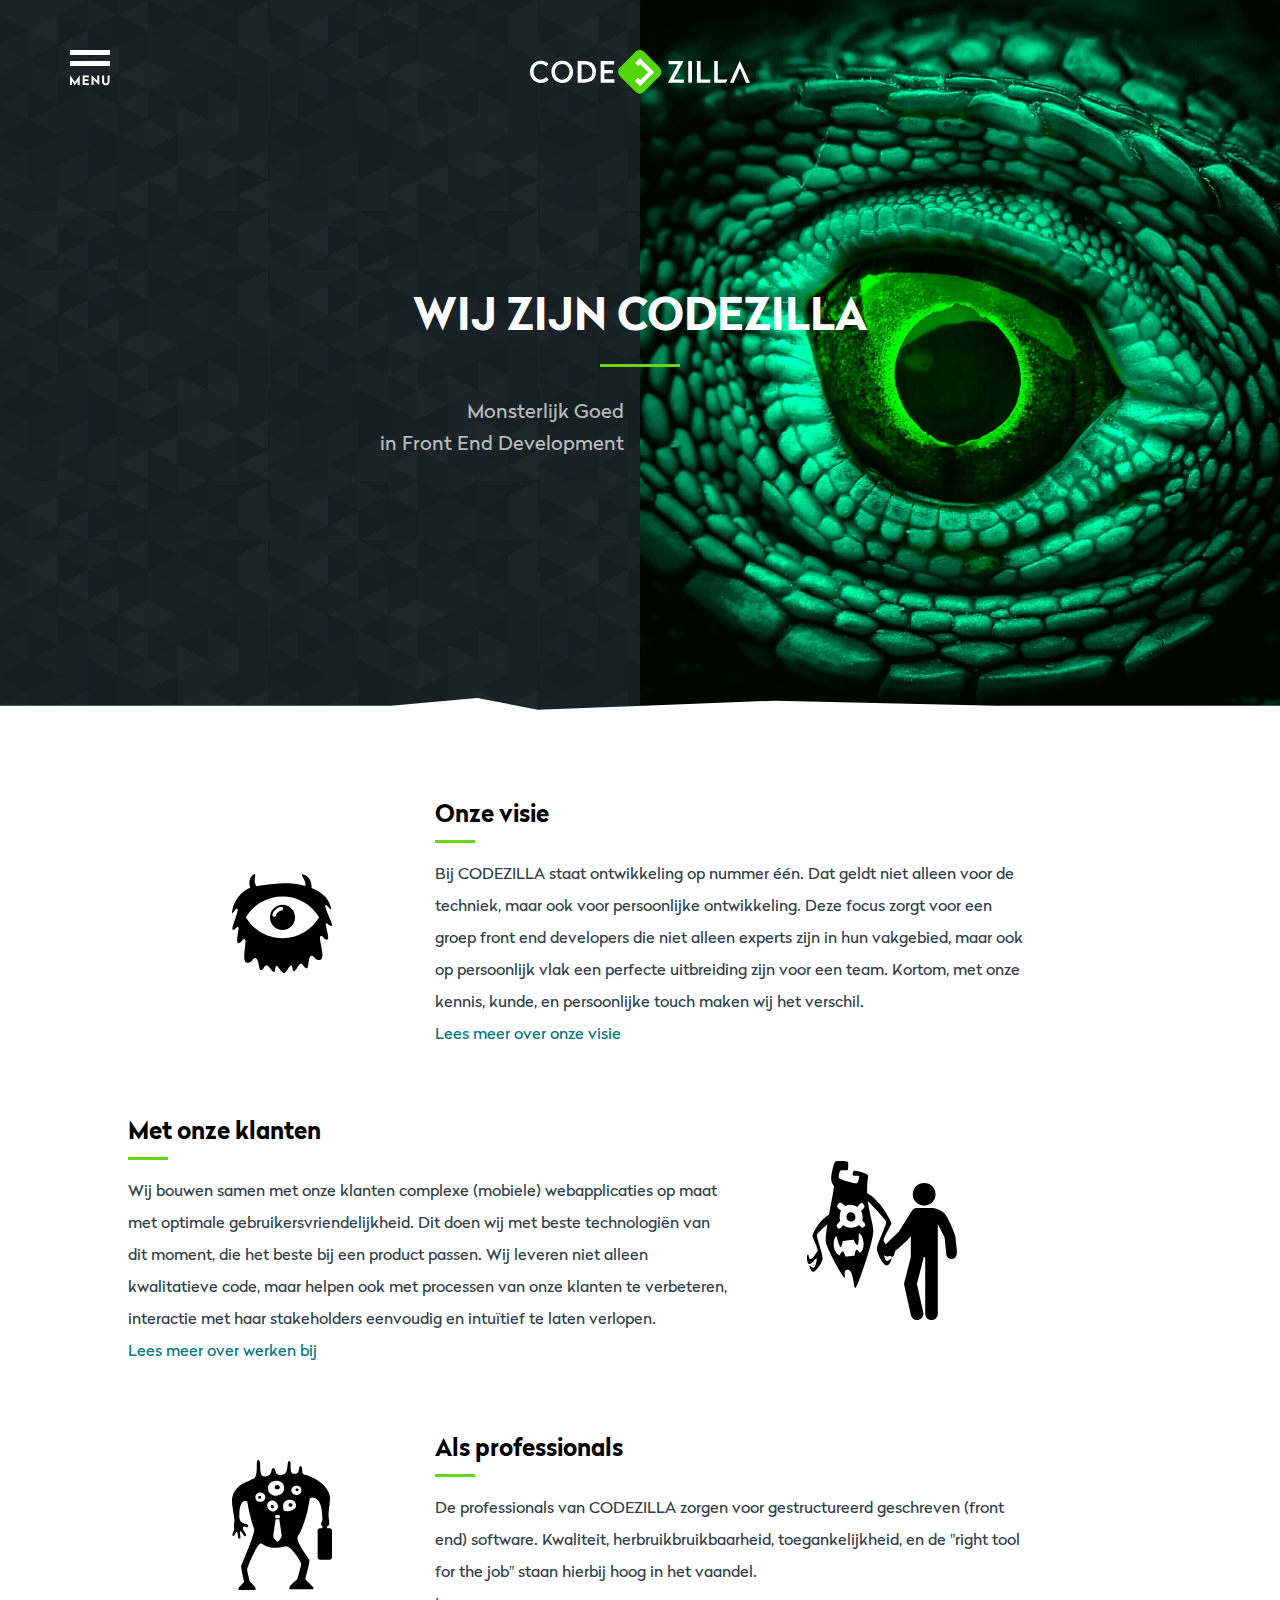
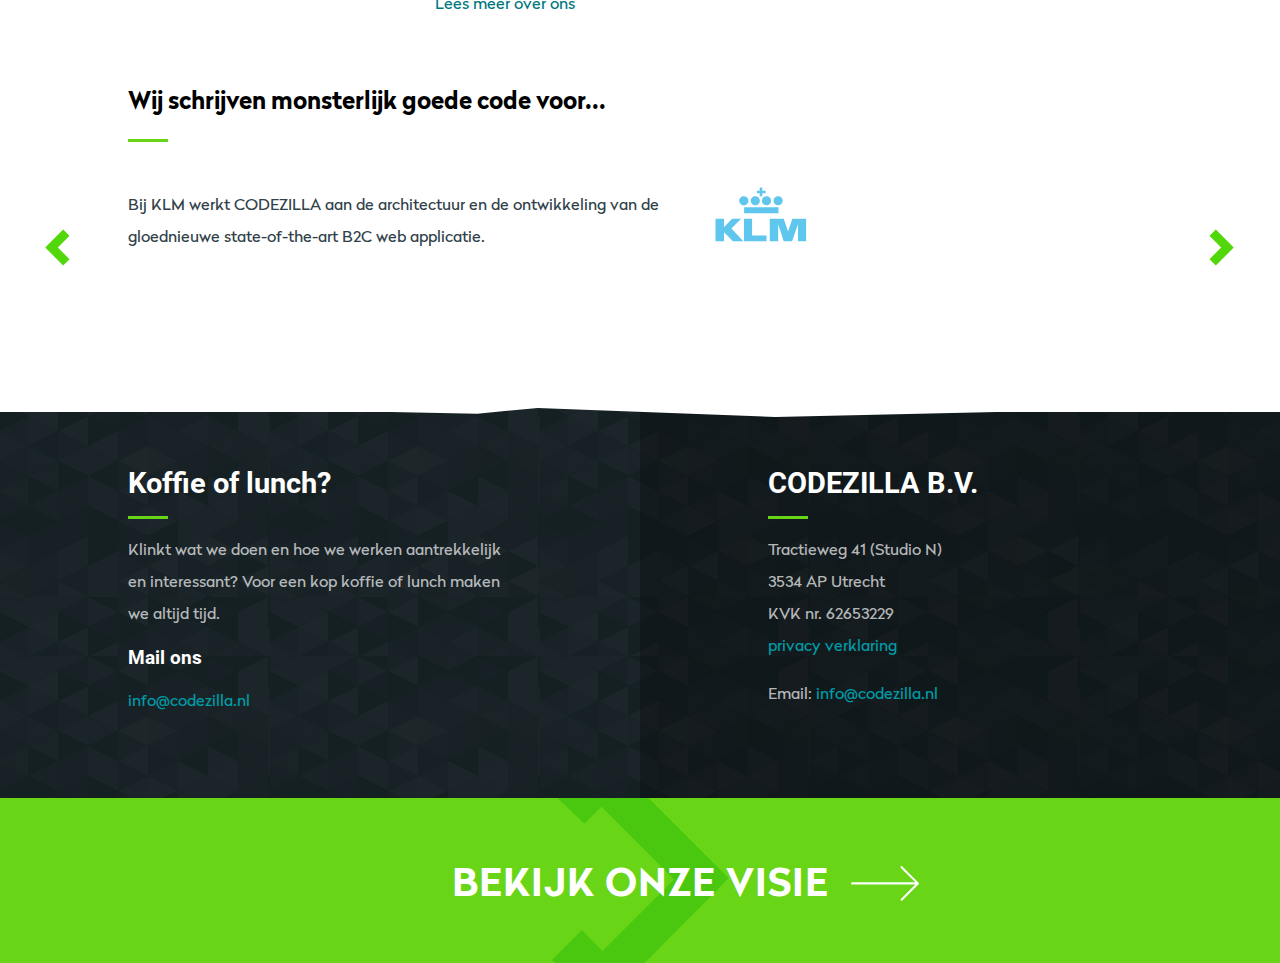
<file: index.html>
<!doctype html>
<html lang="nl">

<head>
	<meta charset="utf-8">
	<meta http-equiv="x-ua-compatible" content="ie=edge">
	<meta name="viewport" content="width=device-width,initial-scale=1">
	<title>CODEZILLA - Front end coding</title>

	<meta name="description" content="Samen met haar klanten bouwt CODEZILLA complexe (mobiele) web applicaties met optimale gebruikersvriendelijkheid. Dit doet CODEZILLA door het tijdelijk inzetten van professionele, communicatieve en creatieve IT front end vakmensen. ">

	<meta name="robots" content="index,follow,noodp,noydir">
	<meta name="googlebot" content="index,follow">

	<meta name="url" content="https://www.codezilla.nl/">

	<meta name="referrer" content="no-referrer">

	<link rel="canonical" href="http://www.codezilla.nl/">

	<link rel="stylesheet" href="/main.css">

	<link rel="preload" href="/font/roboto/roboto-bold.woff2" as="font" crossorigin="anonymous">
	<link rel="preload" href="/font/radikal/324CAE_3_0.woff2" as="font" crossorigin="anonymous">
	<link rel="preload" href="/font/radikal/324CAE_9_0.woff2" as="font" crossorigin="anonymous">

	<link rel="apple-touch-icon" sizes="180x180" href="/apple-touch-icon.png?v=BGBPjAyxEE">
	<link rel="icon" type="image/png" sizes="32x32" href="/favicon-32x32.png?v=BGBPjAyxEE">
	<link rel="icon" type="image/png" sizes="16x16" href="/favicon-16x16.png?v=BGBPjAyxEE">
	<link rel="manifest" href="/manifest.json?v=BGBPjAyxEE">
	<link rel="mask-icon" href="/safari-pinned-tab.svg?v=BGBPjAyxEE" color="#52d70b">
	<link rel="shortcut icon" href="/favicon.ico?v=BGBPjAyxEE">
	<meta name="msapplication-TileColor" content="#52d70b">
	<meta name="msapplication-TileImage" content="/mstile-144x144.png?v=BGBPjAyxEE">
	<meta name="theme-color" content="#ffffff">
</head>

<body>
	<nav cz-menu class="cz-menu">
		<button cz-menu-button class="cz-menu__button cz-menu-button" aria-label="Menu">
            <div class="cz-menu-button__lines">
                <div class="cz-menu-button__line"></div>
                <div class="cz-menu-button__line"></div>
            </div>
            <div class="cz-menu-button__text">
                <svg viewBox="0 0 33.5 9" xmlns="http://www.w3.org/2000/svg">
                    <path class="cz-menu-button__text" d="M8.63.17h0L4.71,5.66.82.17h0V8.11H2.4V4.84L4.68,8.21h.07L7,4.85V8.11H8.63Zm7.42.14H11v7.8h5.12V6.62h-3.5V4.85h3V3.46h-3V1.8h3.42ZM18.17.17h0V8.11h1.62V3.77l4.6,4.48h0V.31H22.77V4.64ZM32.76.31H31.14V5.2a1.43,1.43,0,1,1-2.84,0V.31H26.67v5a2.75,2.75,0,0,0,3,2.94,2.75,2.75,0,0,0,3-2.94Z">
                    </path>
                </svg>
            </div>
        </button>

		<ul class="cz-menu__list">
			<li class="cz-navigation__list-item"><a href="/" class="cz-navigation__list-link cz-text-inverse">Home</a></li>
			<li class="cz-navigation__list-item"><a href="/visie/" class="cz-navigation__list-link cz-text-inverse">Visie</a></li>
			<li class="cz-navigation__list-item"><a href="/werken-bij/" class="cz-navigation__list-link cz-text-inverse">Werken bij</a></li>
			<li class="cz-navigation__list-item"><a href="/team/" class="cz-navigation__list-link cz-text-inverse">Team</a></li>
		</ul>
	</nav>
	<div class="cz-logo">
		<a href="/"><img class="cz-logo__image" src="/images/logo-light.svg" alt="CODEZILLA"></a>
	</div>
	<div id="body-container" class="cz-body-container">
		<div id="body-container-overlay" class="cz-body-container__loader-overlay"></div>
		<header class="cz-header">
			<div class="cz-triangles-static cz-header__background"></div>
			<ul cz-carousel class="cz-carousel cz-list-reset">
				<li class="cz-carousel--item">
					<div class="cz-carousel__image cz-image-focus-right" style="background-image:url('/images/header-image-home-1.jpg')"></div>
					<div class="cz-carousel__content">
						<h1 class="cz-carousel__title">Wij zijn CODEZILLA</h1>
						<p class="cz-carousel__slogan">
							Monsterlijk Goed <br> in Front End Development
						</p>
					</div>
				</li>

				<li class="cz-carousel--item">
					<div class="cz-carousel__image cz-image-focus-right" style="background-image:url('/images/header-image-home-3.jpg')"></div>
					<div class="cz-carousel__content">
						<h1 class="cz-carousel__title">Quality is king</h1>
						<p class="cz-carousel__slogan">
							Websites en web apps moeten er goed uitzien<br> van binnen, en van buiten
						</p>
					</div>
				</li>
			</ul>
		</header>

		<div class="tortured-border tortured-border--top tortured-border--to-front"></div>
		<main class="cz-p-y">
			<section class="cz-section cz-m-t-3">
				<div class="container">
					<div class="media-block">
						<div class="media-block__image-wrapper">
							<img class="media-block__image" src="/images/monsters/vision.svg" alt="" width="200px" height="200px">
						</div>

						<div class="media-block__content">
							<h2 class="cz-no-m-b">Onze visie</h2>
							<hr class="cz-divider">
							<p class="cz-text">
								Bij CODEZILLA staat ontwikkeling op nummer één. Dat geldt niet alleen voor de techniek, maar ook voor persoonlijke ontwikkeling. Deze focus zorgt voor een groep
								front end developers die niet alleen experts zijn in hun vakgebied, maar ook op persoonlijk vlak een perfecte uitbreiding zijn voor een team. Kortom, met
								onze kennis, kunde, en persoonlijke touch maken wij het verschil.
								<br>
								<a href="/visie">Lees meer over onze visie</a>
							</p>
						</div>
					</div>
				</div>
			</section>

			<section class="cz-section cz-m-t-3">
				<div class="container">
					<div class="media-block">
						<div class="media-block__content">
							<h2 class="cz-no-m-b">Met onze klanten</h2>
							<hr class="cz-divider">
							<p class="cz-text">
								Wij bouwen samen met onze klanten complexe (mobiele) webapplicaties op maat met optimale gebruikersvriendelijkheid. Dit doen wij met beste technologiën van dit moment,
								die het beste bij een product passen. Wij leveren niet alleen kwalitatieve code, maar helpen ook met processen van onze klanten te verbeteren, interactie
								met haar stakeholders eenvoudig en intuïtief te laten verlopen.
								<br>
								<a href="/werken-bij">Lees meer over werken bij</a>
							</p>
						</div>
						<div class="media-block__image-wrapper">
							<img class="media-block__image media-block__image--large" src="/images/monsters/together.svg" alt="" width="200px" height="200px">
						</div>
					</div>
				</div>
			</section>

			<section class="cz-section cz-m-t-3 cz-m-b-3">
				<div class="container">
					<div class="media-block">
						<div class="media-block__image-wrapper media-block__image-wrapper--persist-mobile">
							<img class="media-block__image" src="/images/monsters/professional.svg" alt="" width="200px" height="200px">
						</div>
						<div class="media-block__content">
							<h2 class="cz-no-m-b">Als professionals</h2>
							<hr class="cz-divider">
							<p class="cz-text">
								De professionals van CODEZILLA zorgen voor gestructureerd geschreven (front end) software. Kwaliteit, herbruikbruikbaarheid, toegankelijkheid, en de "right tool
								for the job" staan hierbij hoog in het vaandel.
								<br>
								<a href="/team">Lees meer over ons</a>
							</p>
						</div>
					</div>
				</div>
			</section>

			<section class="cz-section">
				<div class="container">
					<div class="media-block">
						<div class="media-block__content">
							<h2>Wij schrijven monsterlijk goede code voor...</h2>
							<hr class="cz-divider">
						</div>
					</div>
					<div class="cz-bedrijven-carousel" cz-bedrijven-carousel>
						<a class="cz-bedrijven-carousel--previous">
                    <svg xmlns="http://www.w3.org/2000/svg" width="25" height="37">
                        <path fill="#52D70B" fill-rule="evenodd" d="M24.178 18.5l.343-.343L6.844.48.48 6.842 12.135 18.5.48 30.157l6.363 6.364L24.52 18.844l-.342-.343z"/>
                    </svg>
                </a>
						<a class="cz-bedrijven-carousel--next">
                    <svg xmlns="http://www.w3.org/2000/svg" width="25" height="37">
                        <path fill="#52D70B" fill-rule="evenodd" d="M24.178 18.5l.343-.343L6.844.48.48 6.842 12.135 18.5.48 30.157l6.363 6.364L24.52 18.844l-.342-.343z"/>
                    </svg>
                </a>

						<ul>
							<li class="media-block cz-bedrijven-carousel--item">
								<div class="media-block__content">
									<p class="cz-text">Bij KLM werkt CODEZILLA aan de architectuur en de ontwikkeling van de gloednieuwe state-of-the-art B2C web applicatie.</p>
								</div>
								<div class="media-block__image-wrapper media-block__image-wrapper--persist-mobile">
									<a href="https://www.klm.nl" target="_blank" rel="noopener noreferrer nofollow">
                            <img class="media-block__image" src="/images/companies/klm-o.svg" alt="KLM" width="200px" height="200px">
                                </a>
								</div>
							</li>
							<li class="media-block cz-bedrijven-carousel--item">
								<div class="media-block__content">
									<p class="cz-text">Bij de Rabobank werken we mee aan de ontwikkeling en architectuur van diverse interne en externe (klant) applicaties binnen de diverse door Rabobank gedefinieerde
										IT-domeinen.</p>
								</div>
								<div class="media-block__image-wrapper media-block__image-wrapper--persist-mobile">
									<a href="https://www.rabobank.nl" target="_blank" rel="noopener noreferrer nofollow">
                            <img class="media-block__image" src="/images/companies/rabobank.png" alt="Rabobank" width="200px" height="200px">
                                </a>
								</div>
							</li>
							<li class="media-block cz-bedrijven-carousel--item">
								<div class="media-block__content">
									<p class="cz-text">Bij KPN ontwikkelen we mee aan de ontwikkeling van de Mijn KPN Selfcare en Shop omgeving.</p>
								</div>
								<div class="media-block__image-wrapper media-block__image-wrapper--persist-mobile">
									<a href="https://www.kpn.nl" target="_blank" rel="noopener noreferrer nofollow">
                            <img class="media-block__image" src="/images/companies/kpn-o.svg" alt="KPN" width="200px" height="200px">
                                </a>
								</div>
							</li>
							<li class="media-block cz-bedrijven-carousel--item">
								<div class="media-block__content">
									<p class="cz-text">Agrifirm ontwikkelt innovatieve software applicaties (o.a. internet of things) voor de agrarische sector. CODEZILLA is betrokken bij deze projecten. We
										bouwen o.a. generieke componenten (library en templates) die voor nieuwe Angular2 applicaties gebruikt kunnen worden.</p>
								</div>
								<div class="media-block__image-wrapper media-block__image-wrapper--persist-mobile">
									<img class="media-block__image" src="/images/companies/agrifirm-o.svg" alt="Agrifirm" width="200px" height="200px">
								</div>
							</li>
							<li class="media-block cz-bedrijven-carousel--item">
								<div class="media-block__content">
									<p class="cz-text">Bij Ahold-Delhaize werken we aan de ah.nl website; wij richten ons op het online bestellen gedeelte voor de klant. Wij zorgen ervoor dat het bestelproces
										via de website eenvoudig en gebruiksvriendelijk verloopt.</p>
								</div>
								<div class="media-block__image-wrapper media-block__image-wrapper--persist-mobile">
									<img class="media-block__image" src="/images/companies/ahold-o.svg" alt="Ahold" width="200px" height="200px">
								</div>
							</li>
							<li class="media-block cz-bedrijven-carousel--item">
								<div class="media-block__content">
									<p class="cz-text">Bij verschillende overheidsinstanties werken we mee om mooie gebruikerservaringen te creëren en bedenken we innovatieve oplossingen waarbij eenvoudige interfaces
										prefereren.</p>
								</div>
								<div class="media-block__image-wrapper media-block__image-wrapper--persist-mobile">
									<img class="media-block__image" src="/images/companies/belastingdienst-o.svg" alt="Belastingdienst" width="200px" height="200px">
								</div>
							</li>
							<li class="media-block cz-bedrijven-carousel--item">
								<div class="media-block__content">
									<p class="cz-text">Deloitte werkt aan een Risk Management System dat door haar klanten wordt gebruikt. CODEZILLA is betrokken bij de ontwikkeling en verbetering van het ‘client’-zijde
										van het systeem.</p>
								</div>
								<div class="media-block__image-wrapper media-block__image-wrapper--persist-mobile">
									<img class="media-block__image" src="/images/companies/deloitte-o.svg" alt="Deloitte" width="200px" height="200px">
								</div>
							</li>
							<li class="media-block cz-bedrijven-carousel--item">
								<div class="media-block__content">
									<p class="cz-text">Binnen de Self Service omgeving werken we aan de architectuur en de bouw van de Self Service omgeving voor (groot)zakelijke klanten.</p>
								</div>
								<div class="media-block__image-wrapper media-block__image-wrapper--persist-mobile">
									<a href="https://www.vattenfall.nl" target="_blank" rel="noopener noreferrer nofollow">
                            <img class="media-block__image" src="/images/companies/vattenfall-o.svg" alt="Vattenfall" width="200px" height="200px">
                                </a>
								</div>
							</li>
							<li class="media-block cz-bedrijven-carousel--item">
								<div class="media-block__content">
									<p class="cz-text">De Volksbank is bezig met het digitaliseren van het hypotheek aanvraag proces. CODEZILLA helpt mee aan de ontwikkeling van innovatieve webapplicaties ter
										ondersteuning van het hypotheek aanvraag proces.</p>
								</div>
								<div class="media-block__image-wrapper media-block__image-wrapper--persist-mobile">
									<img class="media-block__image" src="/images/companies/volksbank-o.svg" alt="SNS - De Volksbank" width="200px" height="200px">
								</div>
							</li>
						</ul>
					</div>
				</div>
			</section>
		</main>
		<div class="tortured-border tortured-border--bottom tortured-border--to-front"></div>

		<footer class="cz-footer">
			<div class="cz-triangles-static cz-header__background"></div>
			<div class="cz-footer__2nd-half-darken"></div>
			<div class="cz-footer__blocks">
				<div class="container">
					<div class="cz-footer__blocks-inner">
						<section class="cz-footer__block">
							<div class="cz-footer__block-container cz-footer__block-container--left">
								<h2 class="cz-heading-2 heading-inverse cz-no-m-b">Koffie of lunch?</h2>
								<div class="cz-divider"></div>
								<p class="cz-text-inverse">Klinkt wat we doen en hoe we werken aantrekkelijk en interessant? Voor een kop koffie of lunch maken we altijd tijd.</p>

								<h3 class="cz-heading-3 heading-inverse">Mail ons</h3>
								<p class="cz-text-inverse">
									<a href="mailto:info@codezilla.nl" class="cz-text-link-inverse">info@codezilla.nl</a>
								</p>
							</div>
						</section>

						<section class="cz-footer__block">
							<div class="cz-footer__block-container cz-footer__block-container--right">
								<h2 class="cz-heading-2 heading-inverse cz-no-m-b">CODEZILLA B.V.</h2>
								<div class="cz-divider"></div>
								<address>
                                <p class="cz-text-inverse">
                                    Tractieweg 41 (Studio N)<br>
                                    3534 AP Utrecht<br>
                                    KVK nr. 62653229<br>
                                    <a href="/privacyverklaring-CODEZILLA-25-mei-2018.pdf" target="_blank" class="cz-text-link-inverse">privacy verklaring</a>
                                </p>
                            </address>
								<p class="cz-text-inverse">
									Email: <a href="mailto:info@codezilla.nl" class="cz-text-link-inverse">info@codezilla.nl</a>
								</p>
							</div>
						</section>
					</div>
				</div>
			</div>
			<div class="cz-footer__cta">
				<div><a href="/visie" class="cz-footer__cta-link">Bekijk Onze visie</a></div>
			</div>
		</footer>
	</div>
	<script src="/bundle.js"></script>
</body>

</html>
</file>
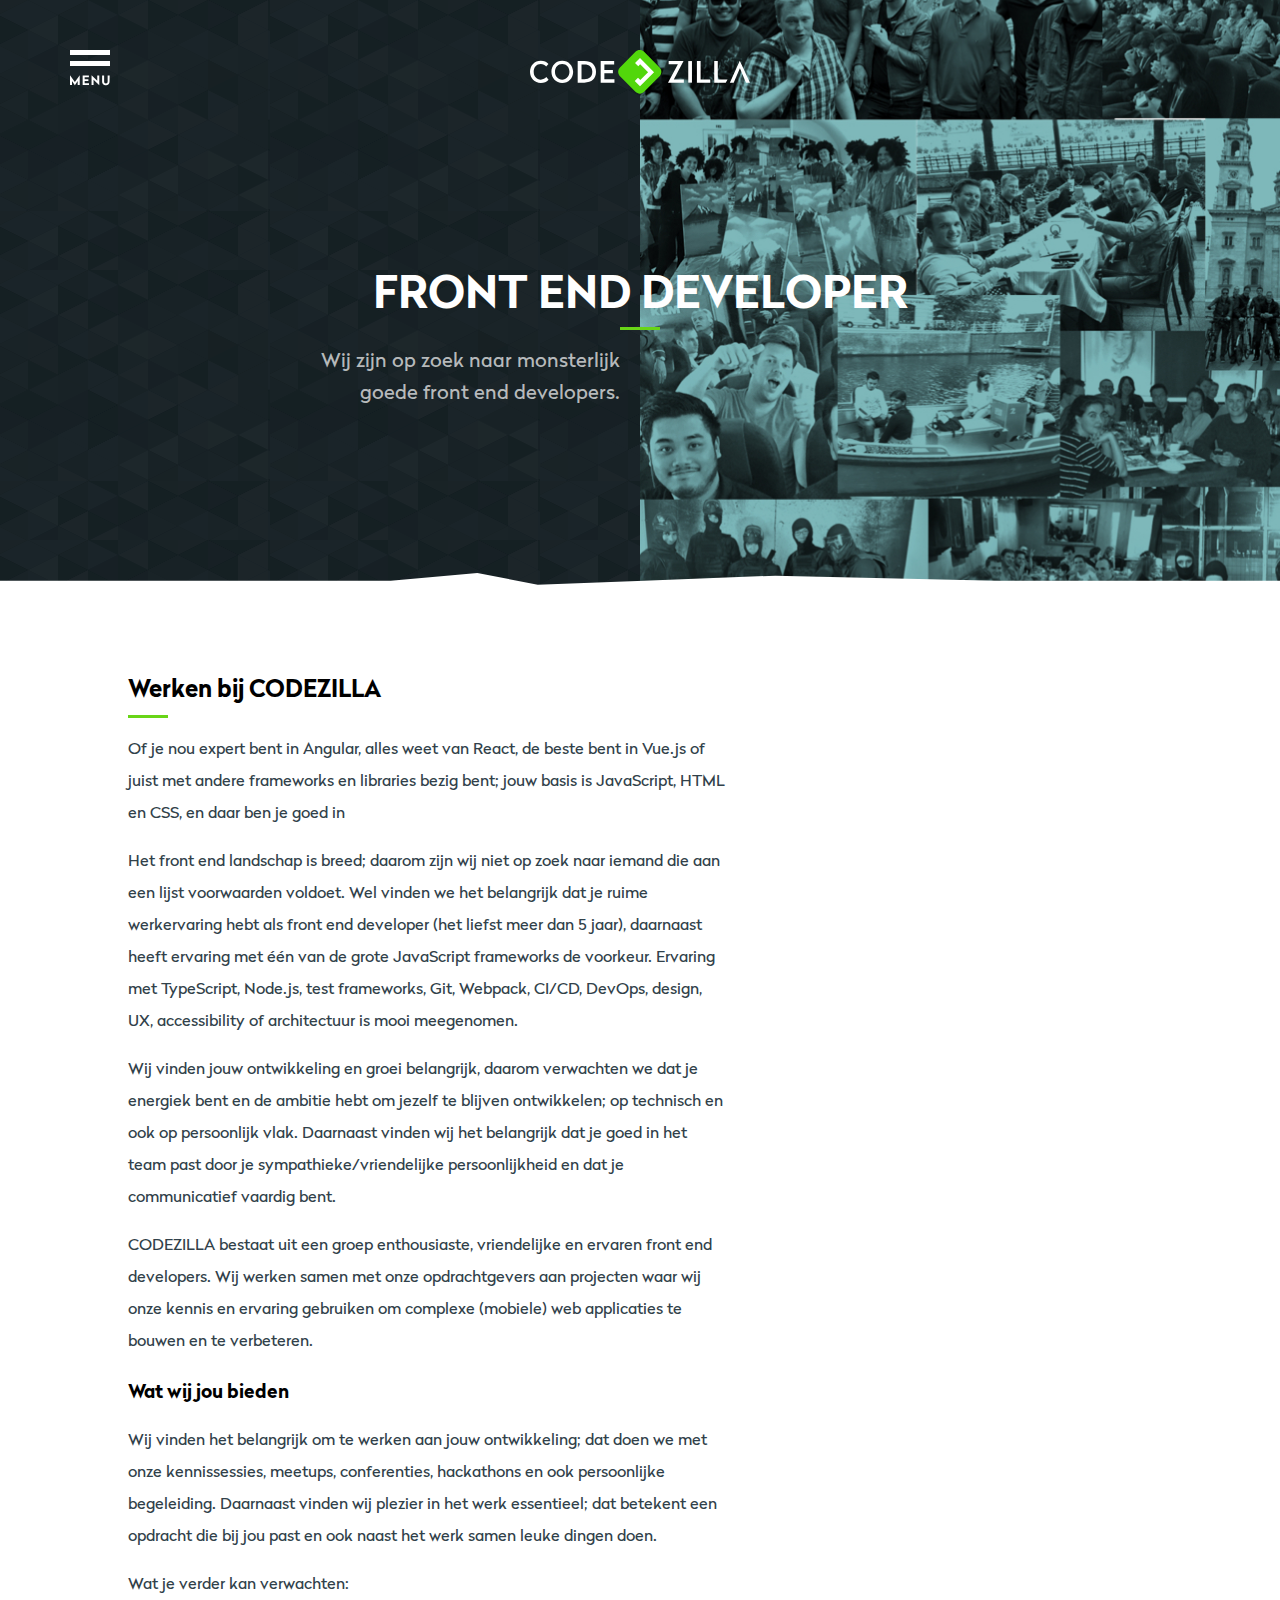
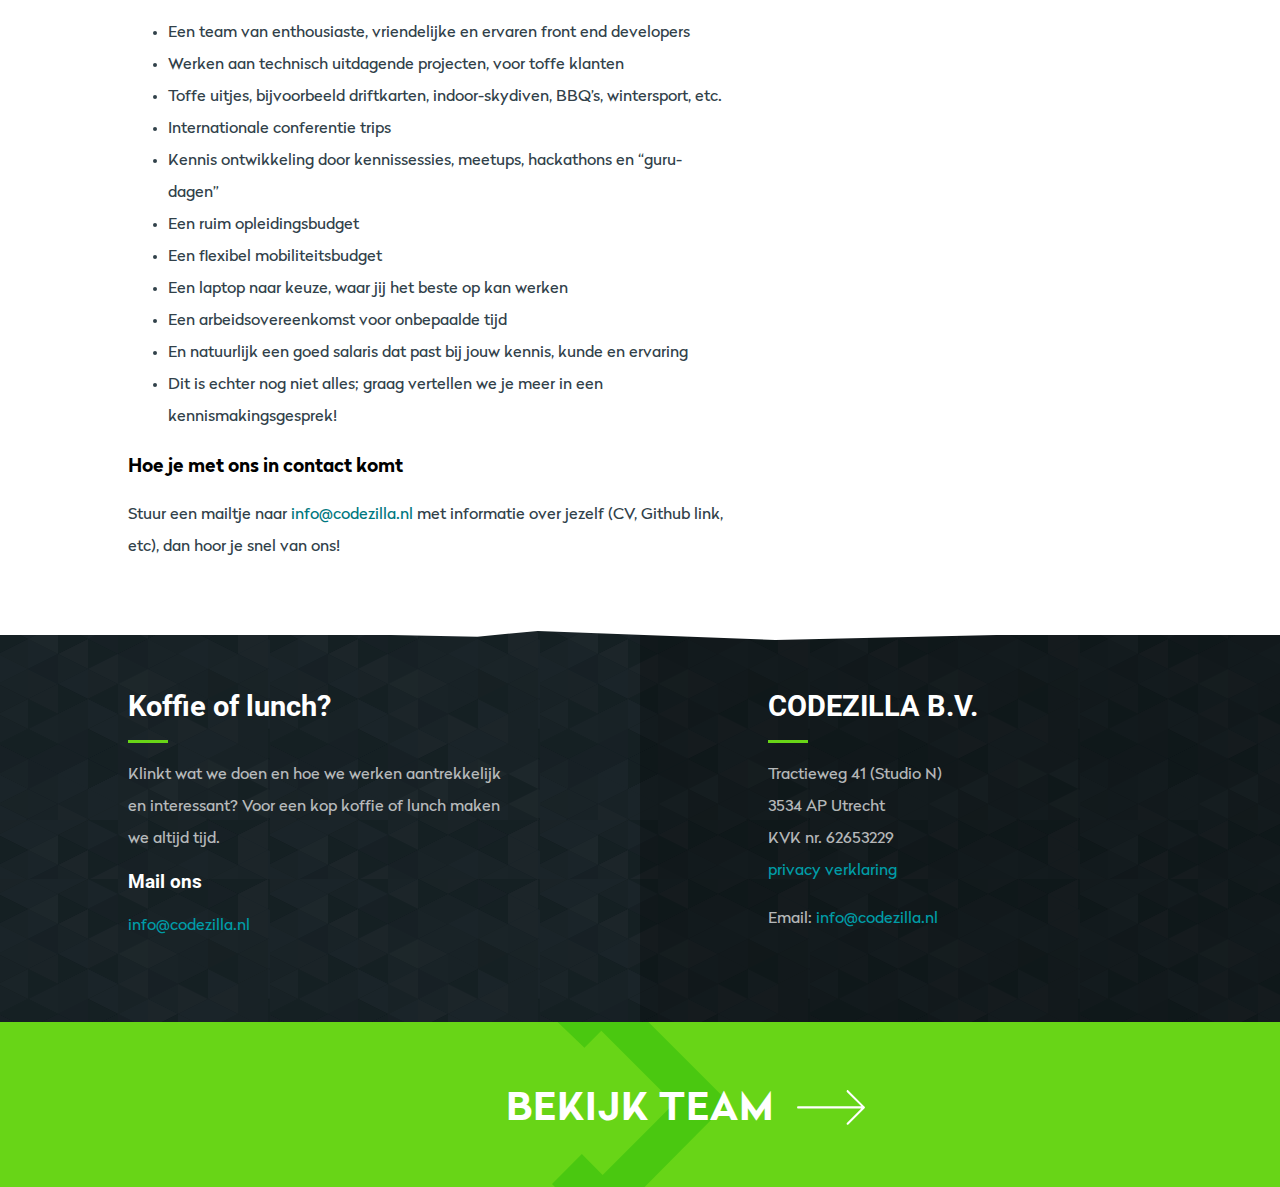
<file: front-end-developer/index.html>
<!doctype html>
<html lang="nl">

<head>
	<meta charset="utf-8">
	<meta http-equiv="x-ua-compatible" content="ie=edge">
	<meta name="viewport" content="width=device-width,initial-scale=1">
	<title>Vacature Front End Developer - CODEZILLA</title>

	<meta name="description" content="Wij zijn op zoek naar gepassioneerde front end experts.">

	<meta name="robots" content="index,follow,noodp,noydir">
	<meta name="googlebot" content="index,follow">

	<meta name="url" content="https://www.codezilla.nl/">

	<meta name="referrer" content="no-referrer">

	<link rel="canonical" href="http://www.codezilla.nl/front-end-developer/">

	<link rel="stylesheet" href="/main.css">

	<link rel="preload" href="/font/roboto/roboto-bold.woff2" as="font" crossorigin="anonymous">
	<link rel="preload" href="/font/radikal/324CAE_3_0.woff2" as="font" crossorigin="anonymous">
	<link rel="preload" href="/font/radikal/324CAE_9_0.woff2" as="font" crossorigin="anonymous">

	<link rel="apple-touch-icon" sizes="180x180" href="/apple-touch-icon.png?v=BGBPjAyxEE">
	<link rel="icon" type="image/png" sizes="32x32" href="/favicon-32x32.png?v=BGBPjAyxEE">
	<link rel="icon" type="image/png" sizes="16x16" href="/favicon-16x16.png?v=BGBPjAyxEE">
	<link rel="manifest" href="/manifest.json?v=BGBPjAyxEE">
	<link rel="mask-icon" href="/safari-pinned-tab.svg?v=BGBPjAyxEE" color="#52d70b">
	<link rel="shortcut icon" href="/favicon.ico?v=BGBPjAyxEE">
	<meta name="msapplication-TileColor" content="#52d70b">
	<meta name="msapplication-TileImage" content="/mstile-144x144.png?v=BGBPjAyxEE">
	<meta name="theme-color" content="#ffffff">
</head>

<body>
	<nav cz-menu class="cz-menu">
		<button cz-menu-button class="cz-menu__button cz-menu-button" aria-label="Menu">
            <div class="cz-menu-button__lines">
                <div class="cz-menu-button__line"></div>
                <div class="cz-menu-button__line"></div>
            </div>
            <div class="cz-menu-button__text">
                <svg viewBox="0 0 33.5 9" xmlns="http://www.w3.org/2000/svg">
                    <path class="cz-menu-button__text" d="M8.63.17h0L4.71,5.66.82.17h0V8.11H2.4V4.84L4.68,8.21h.07L7,4.85V8.11H8.63Zm7.42.14H11v7.8h5.12V6.62h-3.5V4.85h3V3.46h-3V1.8h3.42ZM18.17.17h0V8.11h1.62V3.77l4.6,4.48h0V.31H22.77V4.64ZM32.76.31H31.14V5.2a1.43,1.43,0,1,1-2.84,0V.31H26.67v5a2.75,2.75,0,0,0,3,2.94,2.75,2.75,0,0,0,3-2.94Z">
                    </path>
                </svg>
            </div>
        </button>

		<ul class="cz-menu__list">
			<li class="cz-navigation__list-item"><a href="/" class="cz-navigation__list-link cz-text-inverse">Home</a></li>
			<li class="cz-navigation__list-item"><a href="/visie/" class="cz-navigation__list-link cz-text-inverse">Visie</a></li>
			<li class="cz-navigation__list-item"><a href="/werken-bij/" class="cz-navigation__list-link cz-text-inverse">Werken bij</a></li>
			<li class="cz-navigation__list-item"><a href="/team/" class="cz-navigation__list-link cz-text-inverse">Team</a></li>
		</ul>
	</nav>
	<div class="cz-logo">
		<a href="/"><img class="cz-logo__image" src="/images/logo-light.svg" alt="CODEZILLA"></a>
	</div>

	<div id="body-container" class="cz-body-container">
		<div id="body-container-overlay" class="cz-body-container__loader-overlay"></div>
		<header class="cz-header-static">
			<div class="cz-triangles-static cz-header-static__background" id="cz-triangles-header"></div>
			<div class="cz-header-static__image cz-image-focus-right" style="background-image: url('/images/collage-codezilla-1.jpg')"></div>
			<div class="cz-header-static__inner cz-list-reset">
				<div class="cz-header-static__content">
					<h1 class="cz-header-static__title">Front End Developer</h1>
					<div class="cz-divider cz-header-static__divider"></div>
					<div class="cz-header-static__slogan">
						<p class="cz-header-static__slogan-inner">
							Wij zijn op zoek naar monsterlijk goede front end developers.
						</p>
					</div>
				</div>
			</div>
		</header>

		<div class="tortured-border tortured-border--top"></div>
		<main class="cz-p-y">
			<section class="cz-section cz-m-t-3">
				<div class="container">
					<div class="media-block">

						<div class="media-block__content">
							<h2 class="cz-no-m-b">Werken bij CODEZILLA</h2>
							<hr class="cz-divider">
							<p class="cz-text">
								Of je nou expert bent in Angular, alles weet van React, de beste bent in Vue.js of juist met andere frameworks en libraries bezig bent; jouw basis is JavaScript,
								HTML en CSS, en daar ben je goed in
							</p>
							<p class="cz-text">
								Het front end landschap is breed; daarom zijn wij niet op zoek naar iemand die aan een lijst voorwaarden voldoet. Wel vinden we het belangrijk dat je ruime werkervaring
								hebt als front end developer (het liefst meer dan 5 jaar), daarnaast heeft ervaring met één van de grote JavaScript frameworks de voorkeur. Ervaring met
								TypeScript, Node.js, test frameworks, Git, Webpack, CI/CD, DevOps, design, UX, accessibility of architectuur is mooi meegenomen.
							</p>
							<p class="cz-text">
								Wij vinden jouw ontwikkeling en groei belangrijk, daarom verwachten we dat je energiek bent en de ambitie hebt om jezelf te blijven ontwikkelen; op technisch en
								ook op persoonlijk vlak. Daarnaast vinden wij het belangrijk dat je goed in het team past door je sympathieke/vriendelijke persoonlijkheid en dat je communicatief
								vaardig bent.
							</p>
							<p class="cz-text">
								CODEZILLA bestaat uit een groep enthousiaste, vriendelijke en ervaren front end developers. Wij werken samen met onze opdrachtgevers aan projecten waar wij onze
								kennis en ervaring gebruiken om complexe (mobiele) web applicaties te bouwen en te verbeteren.
							</p>
							<h3 class="cz-no-m-b">Wat wij jou bieden</h3>
							<p class="cz-text">
								Wij vinden het belangrijk om te werken aan jouw ontwikkeling; dat doen we met onze kennissessies, meetups, conferenties, hackathons en ook persoonlijke begeleiding.
								Daarnaast vinden wij plezier in het werk essentieel; dat betekent een opdracht die bij jou past en ook naast het werk samen leuke dingen doen.
							</p>
							<p class="cz-text">Wat je verder kan verwachten:</p>
							<ul>
								<li class="cz-text">Een team van enthousiaste, vriendelijke en ervaren front end developers</li>
								<li class="cz-text">Werken aan technisch uitdagende projecten, voor toffe klanten</li>
								<li class="cz-text">Toffe uitjes, bijvoorbeeld driftkarten, indoor-skydiven, BBQ’s, wintersport, etc.</li>
								<li class="cz-text">Internationale conferentie trips</li>
								<li class="cz-text">Kennis ontwikkeling door kennissessies, meetups, hackathons en “guru-dagen”</li>
								<li class="cz-text">Een ruim opleidingsbudget</li>
								<li class="cz-text">Een flexibel mobiliteitsbudget</li>
								<li class="cz-text">Een laptop naar keuze, waar jij het beste op kan werken</li>
								<li class="cz-text">Een arbeidsovereenkomst voor onbepaalde tijd</li>
								<li class="cz-text">En natuurlijk een goed salaris dat past bij jouw kennis, kunde en ervaring</li>
								<li class="cz-text">Dit is echter nog niet alles; graag vertellen we je meer in een kennismakingsgesprek!</li>
							</ul>
							<h3 class="cz-no-m-b">Hoe je met ons in contact komt</h3>
							<p class="cz-text">
								Stuur een mailtje naar <a href="mailto:info@codezilla.nl">info@codezilla.nl</a> met informatie over jezelf (CV, Github link, etc), dan hoor je snel van ons!
							</p>
						</div>
					</div>
				</div>
			</section>

		</main>
		<div class="tortured-border tortured-border--bottom tortured-border--to-front"></div>

		<footer class="cz-footer">
			<div class="cz-triangles-static cz-header__background"></div>
			<div class="cz-footer__2nd-half-darken"></div>
			<div class="cz-footer__blocks">
				<div class="container">
					<div class="cz-footer__blocks-inner">
						<section class="cz-footer__block">
							<div class="cz-footer__block-container cz-footer__block-container--left">
								<h2 class="cz-heading-2 heading-inverse cz-no-m-b">Koffie of lunch?</h2>
								<div class="cz-divider"></div>
								<p class="cz-text-inverse">Klinkt wat we doen en hoe we werken aantrekkelijk en interessant? Voor een kop koffie of lunch maken we altijd tijd.</p>

								<h3 class="cz-heading-3 heading-inverse">Mail ons</h3>
								<p class="cz-text-inverse">
									<a href="mailto:info@codezilla.nl" class="cz-text-link-inverse">info@codezilla.nl</a>
								</p>
							</div>
						</section>

						<section class="cz-footer__block">
							<div class="cz-footer__block-container cz-footer__block-container--right">
								<h2 class="cz-heading-2 heading-inverse cz-no-m-b">CODEZILLA B.V.</h2>
								<div class="cz-divider"></div>
								<address>
                                <p class="cz-text-inverse">
                                    Tractieweg 41 (Studio N)<br>
                                    3534 AP Utrecht<br>
                                    KVK nr. 62653229<br>
                                    <a href="/privacyverklaring-CODEZILLA-25-mei-2018.pdf" target="_blank" class="cz-text-link-inverse">privacy verklaring</a>
                                </p>
                            </address>
								<p class="cz-text-inverse">
									Email: <a href="mailto:info@codezilla.nl" class="cz-text-link-inverse">info@codezilla.nl</a>
								</p>
							</div>
						</section>
					</div>
				</div>
			</div>
			<div class="cz-footer__cta">
				<div><a href="/team" class="cz-footer__cta-link">Bekijk team</a></div>
			</div>
		</footer>
	</div>
	<script src="/bundle.js"></script>
</body>

</html>
</file>
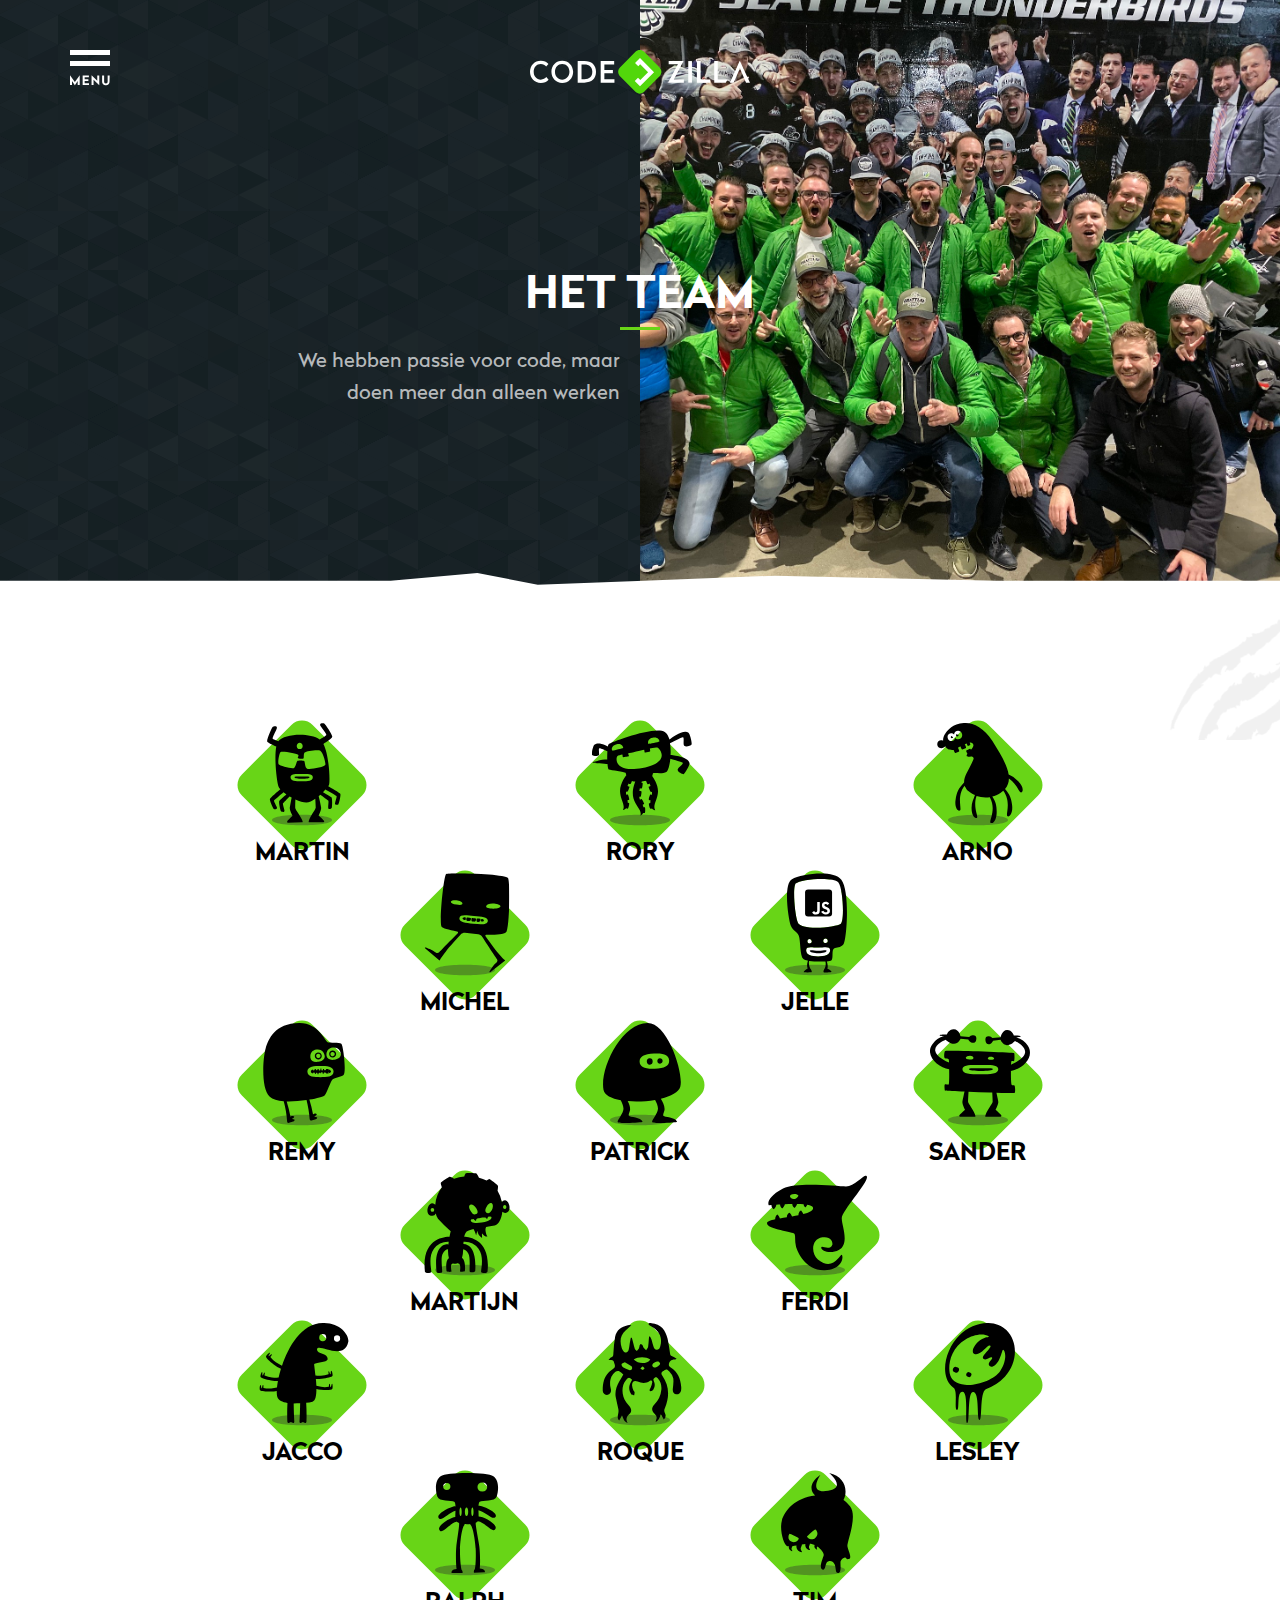
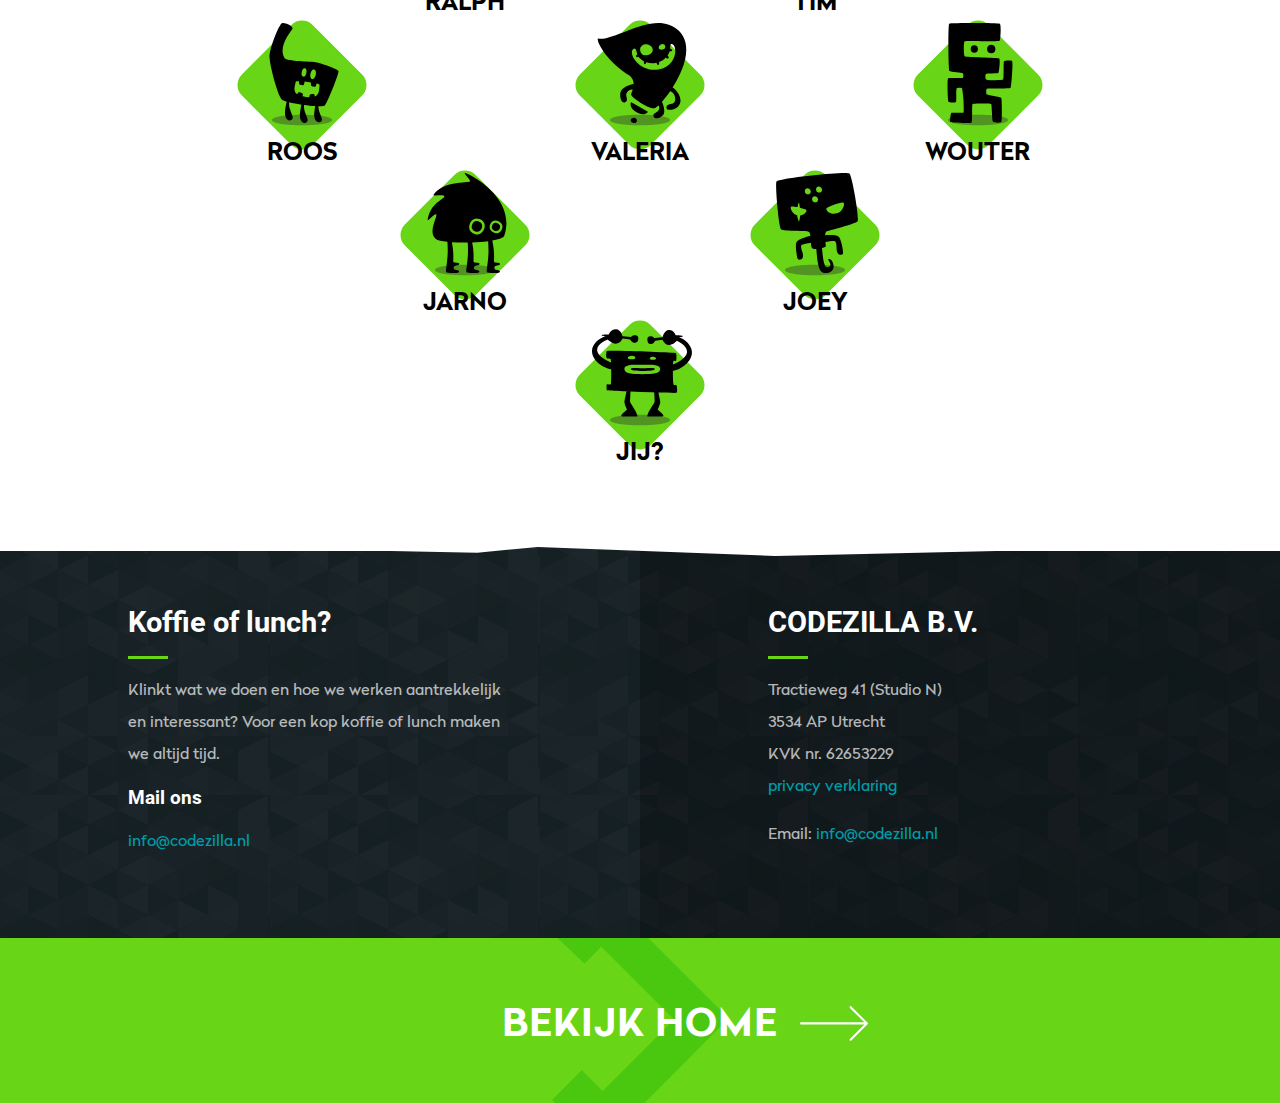
<file: team/index.html>
<!doctype html>
<html lang="nl">

<head>
	<meta charset="utf-8">
	<meta http-equiv="x-ua-compatible" content="ie=edge">
	<meta name="viewport" content="width=device-width,initial-scale=1">
	<title>Ons team - CODEZILLA</title>

	<meta name="description" content="CODEZILLA bestaat uit een team van front end professionals die op het hoogste niveau met hun vak bezig zijn.">

	<meta name="robots" content="index,follow,noodp,noydir">
	<meta name="googlebot" content="index,follow">

	<meta name="url" content="https://www.codezilla.nl/">

	<meta name="referrer" content="no-referrer">

	<link rel="canonical" href="http://www.codezilla.nl/team/">

	<link rel="stylesheet" href="/main.css">

	<link rel="preload" href="/font/roboto/roboto-bold.woff2" as="font" crossorigin="anonymous">
	<link rel="preload" href="/font/radikal/324CAE_3_0.woff2" as="font" crossorigin="anonymous">
	<link rel="preload" href="/font/radikal/324CAE_9_0.woff2" as="font" crossorigin="anonymous">

	<link rel="apple-touch-icon" sizes="180x180" href="/apple-touch-icon.png?v=BGBPjAyxEE">
	<link rel="icon" type="image/png" sizes="32x32" href="/favicon-32x32.png?v=BGBPjAyxEE">
	<link rel="icon" type="image/png" sizes="16x16" href="/favicon-16x16.png?v=BGBPjAyxEE">
	<link rel="manifest" href="/manifest.json?v=BGBPjAyxEE">
	<link rel="mask-icon" href="/safari-pinned-tab.svg?v=BGBPjAyxEE" color="#52d70b">
	<link rel="shortcut icon" href="/favicon.ico?v=BGBPjAyxEE">
	<meta name="msapplication-TileColor" content="#52d70b">
	<meta name="msapplication-TileImage" content="/mstile-144x144.png?v=BGBPjAyxEE">
	<meta name="theme-color" content="#ffffff">
</head>

<body>
	<nav cz-menu class="cz-menu">
		<button cz-menu-button class="cz-menu__button cz-menu-button" aria-label="Menu">
            <div class="cz-menu-button__lines">
                <div class="cz-menu-button__line"></div>
                <div class="cz-menu-button__line"></div>
            </div>
            <div class="cz-menu-button__text">
                <svg viewBox="0 0 33.5 9" xmlns="http://www.w3.org/2000/svg">
                    <path class="cz-menu-button__text" d="M8.63.17h0L4.71,5.66.82.17h0V8.11H2.4V4.84L4.68,8.21h.07L7,4.85V8.11H8.63Zm7.42.14H11v7.8h5.12V6.62h-3.5V4.85h3V3.46h-3V1.8h3.42ZM18.17.17h0V8.11h1.62V3.77l4.6,4.48h0V.31H22.77V4.64ZM32.76.31H31.14V5.2a1.43,1.43,0,1,1-2.84,0V.31H26.67v5a2.75,2.75,0,0,0,3,2.94,2.75,2.75,0,0,0,3-2.94Z">
                    </path>
                </svg>
            </div>
        </button>

		<ul class="cz-menu__list">
			<li class="cz-navigation__list-item"><a href="/" class="cz-navigation__list-link cz-text-inverse">Home</a></li>
			<li class="cz-navigation__list-item"><a href="/visie/" class="cz-navigation__list-link cz-text-inverse">Visie</a></li>
			<li class="cz-navigation__list-item"><a href="/werken-bij/" class="cz-navigation__list-link cz-text-inverse">Werken bij</a></li>
			<li class="cz-navigation__list-item"><a href="/team/" class="cz-navigation__list-link cz-text-inverse">Team</a></li>
		</ul>
	</nav>
	<div class="cz-logo">
		<a href="/"><img class="cz-logo__image" src="/images/logo-light.svg" alt="CODEZILLA"></a>
	</div>

	<div id="body-container" class="cz-body-container">
		<div id="body-container-overlay" class="cz-body-container__loader-overlay"></div>
		<header class="cz-header-static">
			<div class="cz-triangles-static cz-header-static__background" id="cz-triangles-header"></div>
			<div class="cz-header-static__image cz-image-focus-right" style="background-image: url('/images/header-image-team.jpg')"></div>
			<div class="cz-header-static__inner cz-list-reset">
				<div class="cz-header-static__content">
					<h1 class="cz-header-static__title">Het team</h1>
					<div class="cz-divider cz-header-static__divider"></div>
					<div class="cz-header-static__slogan">
						<p class="cz-header-static__slogan-inner">
							We hebben passie voor code, maar doen meer dan alleen werken
						</p>
					</div>
				</div>
			</div>
		</header>

		<div class="tortured-border tortured-border--top"></div>
		<main>
			<div class="cz-split-panels">
				<div class="cz-section">
					<div class="cz-diamond-grid">
						<div class="cz-diamond-grid__inner">
							<div class="cz-diamond-grid__block">
								<div cz-diamond="" class="cz-diamond cz-diamond--clickable" cz-team-member="martin">
									<div class="cz-diamond__shape" cz-diamond-shape=""></div>
									<div class="monster-img monster-img--has-shadow">
										<img class="monster-img__img" src="/images/monsters/martinmonster.svg" alt="Martin" width="200px" height="200px">
									</div>
									<div class="cz-diamond__title">Martin</div>
								</div>
							</div>
							<div class="cz-diamond-grid__block">
								<div cz-diamond="" class="cz-diamond cz-diamond--clickable" cz-team-member="rory">
									<div class="cz-diamond__shape" cz-diamond-shape=""></div>
									<div class="monster-img monster-img--has-shadow">
										<img class="monster-img__img" src="/images/monsters/rorymonster.svg" alt="Rory" width="200px" height="200px">
									</div>
									<div class="cz-diamond__title">Rory</div>
								</div>
							</div>
							<div class="cz-diamond-grid__block">
								<div cz-diamond="" class="cz-diamond cz-diamond--clickable" cz-team-member="arno">
									<div class="cz-diamond__shape" cz-diamond-shape=""></div>
									<div class="monster-img monster-img--has-shadow">
										<img class="monster-img__img" src="/images/monsters/arnomonster.svg" alt="Arno" width="200px" height="200px">
									</div>
									<div class="cz-diamond__title">Arno</div>
								</div>
							</div>
							<div class="cz-diamond-grid__block">
								<div cz-diamond="" class="cz-diamond cz-diamond--clickable" cz-team-member="michel">
									<div class="cz-diamond__shape" cz-diamond-shape=""></div>
									<div class="monster-img monster-img--has-shadow">
										<img class="monster-img__img" src="/images/monsters/michelmonster.svg" alt="Michel" width="200px" height="200px">
									</div>
									<div class="cz-diamond__title">Michel</div>
								</div>
							</div>
							<div class="cz-diamond-grid__block">
								<div cz-diamond="" class="cz-diamond cz-diamond--clickable" cz-team-member="jelle">
									<div class="cz-diamond__shape" cz-diamond-shape=""></div>
									<div class="monster-img monster-img--has-shadow">
										<img class="monster-img__img" src="/images/monsters/jellemonster.svg" alt="Jelle" width="200px" height="200px">
									</div>
									<div class="cz-diamond__title">Jelle</div>
								</div>
							</div>
							<div class="cz-diamond-grid__block">
								<div cz-diamond="" class="cz-diamond cz-diamond--clickable" cz-team-member="remy">
									<div class="cz-diamond__shape" cz-diamond-shape=""></div>
									<div class="monster-img monster-img--has-shadow">
										<img class="monster-img__img" src="/images/monsters/remymonster.svg" alt="Remy" width="200px" height="200px">
									</div>
									<div class="cz-diamond__title">Remy</div>
								</div>
							</div>
							<div class="cz-diamond-grid__block">
								<div cz-diamond="" class="cz-diamond cz-diamond--clickable" cz-team-member="patrick">
									<div class="cz-diamond__shape" cz-diamond-shape=""></div>
									<div class="monster-img monster-img--has-shadow">
										<img class="monster-img__img" src="/images/monsters/patrickmonster.svg" alt="Patrick" width="200px" height="200px">
									</div>
									<div class="cz-diamond__title">Patrick</div>
								</div>
							</div>
							<div class="cz-diamond-grid__block">
								<div cz-diamond="" class="cz-diamond cz-diamond--clickable" cz-team-member="sander">
									<div class="cz-diamond__shape" cz-diamond-shape=""></div>
									<div class="monster-img monster-img--has-shadow">
										<img class="monster-img__img" src="/images/monsters/sandermonster.svg" alt="Sander" width="200px" height="200px">
									</div>
									<div class="cz-diamond__title">Sander</div>
								</div>
							</div>
							<div class="cz-diamond-grid__block">
								<div cz-diamond="" class="cz-diamond cz-diamond--clickable" cz-team-member="martijn">
									<div class="cz-diamond__shape" cz-diamond-shape=""></div>
									<div class="monster-img monster-img--has-shadow">
										<img class="monster-img__img" src="/images/monsters/martijnmonster.svg" alt="Martijn" width="200px" height="200px">
									</div>
									<div class="cz-diamond__title">Martijn</div>
								</div>
							</div>
							<div class="cz-diamond-grid__block">
								<div cz-diamond="" class="cz-diamond cz-diamond--clickable" cz-team-member="ferdi">
									<div class="cz-diamond__shape" cz-diamond-shape=""></div>
									<div class="monster-img monster-img--has-shadow">
										<img class="monster-img__img" src="/images/monsters/ferdimonster.svg" alt="Ferdi" width="200px" height="200px">
									</div>
									<div class="cz-diamond__title">Ferdi</div>
								</div>
							</div>
							<div class="cz-diamond-grid__block">
								<div cz-diamond="" class="cz-diamond cz-diamond--clickable" cz-team-member="jacco">
									<div class="cz-diamond__shape" cz-diamond-shape=""></div>
									<div class="monster-img monster-img--has-shadow">
										<img class="monster-img__img" src="/images/monsters/jaccomonster.svg" alt="Jacco" width="200px" height="200px">
									</div>
									<div class="cz-diamond__title">Jacco</div>
								</div>
							</div>
							<div class="cz-diamond-grid__block">
								<div cz-diamond="" class="cz-diamond cz-diamond--clickable" cz-team-member="roque">
									<div class="cz-diamond__shape" cz-diamond-shape=""></div>
									<div class="monster-img monster-img--has-shadow">
										<img class="monster-img__img" src="/images/monsters/roquemonster.svg" alt="Roque" width="200px" height="200px">
									</div>
									<div class="cz-diamond__title">Roque</div>
								</div>
							</div>
							<div class="cz-diamond-grid__block">
								<div cz-diamond="" class="cz-diamond cz-diamond--clickable" cz-team-member="lesley">
									<div class="cz-diamond__shape" cz-diamond-shape=""></div>
									<div class="monster-img monster-img--has-shadow">
										<img class="monster-img__img" src="/images/monsters/jimmymonster.svg" alt="Lesley" width="200px" height="200px">
									</div>
									<div class="cz-diamond__title">Lesley</div>
								</div>
							</div>
							<div class="cz-diamond-grid__block">
								<div cz-diamond="" class="cz-diamond cz-diamond--clickable" cz-team-member="ralph">
									<div class="cz-diamond__shape" cz-diamond-shape=""></div>
									<div class="monster-img monster-img--has-shadow">
										<img class="monster-img__img" src="/images/monsters/ralphmonster.svg" alt="Ralph" width="200px" height="200px">
									</div>
									<div class="cz-diamond__title">Ralph</div>
								</div>
							</div>
							<div class="cz-diamond-grid__block">
								<div cz-diamond="" class="cz-diamond cz-diamond--clickable" cz-team-member="tim">
									<div class="cz-diamond__shape" cz-diamond-shape=""></div>
									<div class="monster-img monster-img--has-shadow">
										<img class="monster-img__img" src="/images/monsters/timmonster.svg" alt="Tim" width="200px" height="200px">
									</div>
									<div class="cz-diamond__title">Tim</div>
								</div>
							</div>
							<div class="cz-diamond-grid__block">
								<div cz-diamond="" class="cz-diamond cz-diamond--clickable" cz-team-member="roos">
									<div class="cz-diamond__shape" cz-diamond-shape=""></div>
									<div class="monster-img monster-img--has-shadow">
										<img class="monster-img__img" src="/images/monsters/roosmonster.svg" alt="Roos" width="200px" height="200px">
									</div>
									<div class="cz-diamond__title">Roos</div>
								</div>
							</div>
							<div class="cz-diamond-grid__block">
								<div cz-diamond="" class="cz-diamond cz-diamond--clickable" cz-team-member="valeria">
									<div class="cz-diamond__shape" cz-diamond-shape=""></div>
									<div class="monster-img monster-img--has-shadow">
										<img class="monster-img__img" src="/images/monsters/valeriamonster.svg" alt="Valeria" width="200px" height="200px">
									</div>
									<div class="cz-diamond__title">Valeria</div>
								</div>
							</div>
							<div class="cz-diamond-grid__block">
								<div cz-diamond="" class="cz-diamond cz-diamond--clickable" cz-team-member="wouter">
									<div class="cz-diamond__shape" cz-diamond-shape=""></div>
									<div class="monster-img monster-img--has-shadow">
										<img class="monster-img__img" src="/images/monsters/wouterhmonster.svg" alt="Wouter" width="200px" height="200px">
									</div>
									<div class="cz-diamond__title">Wouter</div>
								</div>
							</div>
							<div class="cz-diamond-grid__block">
								<div cz-diamond="" class="cz-diamond cz-diamond--clickable" cz-team-member="jarno">
									<div class="cz-diamond__shape" cz-diamond-shape=""></div>
									<div class="monster-img monster-img--has-shadow">
										<img class="monster-img__img" src="/images/monsters/jarnomonster.svg" alt="Jarno" width="200px" height="200px">
									</div>
									<div class="cz-diamond__title">Jarno</div>
								</div>
							</div>
							<div class="cz-diamond-grid__block">
								<div cz-diamond="" class="cz-diamond cz-diamond--clickable" cz-team-member="joey">
									<div class="cz-diamond__shape" cz-diamond-shape=""></div>
									<div class="monster-img monster-img--has-shadow">
										<img class="monster-img__img" src="/images/monsters/joeymonster.svg" alt="Joey" width="200px" height="200px">
									</div>
									<div class="cz-diamond__title">Joey</div>
								</div>
							</div>
							<div class="cz-diamond-grid__block">
								<div cz-diamond="" class="cz-diamond cz-diamond--clickable" cz-team-member="jij">
									<div class="cz-diamond__shape" cz-diamond-shape=""></div>
									<div class="monster-img monster-img--has-shadow">
										<img class="monster-img__img" src="/images/monsters/anonymousmonster.svg" alt="Jij?" width="200px" height="200px">
									</div>
									<div class="cz-diamond__title">Jij?</div>
								</div>
							</div>
						</div>
					</div>
				</div>
				<div class="tortured-border tortured-border--bottom"></div>

				<div cz-diamond-split-panel cz-team-member="martin" class="cz-split-panels cz-split-panels--overlay" style="display: none">
					<span class="cz-split-panels__close"></span>
					<h2 class="cz-heading-1 cz-split-panels__title">Martin</h2>
					<div class="cz-split-panels__wrapper">
						<div class="cz-split-panels__panel cz-split-panels__panel--left">
							<div class="cz-split-panels__panel-content cz-split-panels__panel-content--pad-top">
								<div class="cz-team-detail">
									<span class="cz-team-detail__quote">Don’t wait for the perfect moment, take the moment and make it perfect</span>
									<div class="cz-team-detail__section">
										<h3 class="cz-heading-2 cz-no-m-b cz-no-p-b">Likes</h3>
										<hr class="cz-divider">
										<p>CODEZILLA, instruct spinning classes, dance music (mixing), travelling and Twente</p>
									</div>
									<div class="cz-team-detail__section">
										<h3 class="cz-heading-2 cz-no-m-b cz-no-p-b">Martin schrijft monsterlijk goede code voor...</h3>
										<hr class="cz-divider"> boodschappenlijstjes, telefoonnummers, sloten
									</div>
								</div>
							</div>
						</div>
						<div class="cz-split-panels__panel cz-split-panels__panel--right">
							<div class="cz-split-panels__panel-bg" cz-panel-from-diamond=""></div>
							<div class="cz-split-panels__panel-content cz-split-panels__panel-content--full-height">
								<div class="cz-team-carousel">
									<div class="cz-team-carousel__content">
										<div class="cz-team-carousel__img-wrapper">
											<div class="monster-img monster-img--has-shadow monster-img--large">
												<img class="monster-img__img" src="/images/monsters/martinmonster.svg" alt="Martin" width="200px" height="200px">
											</div>
										</div>
									</div>
								</div>
							</div>
						</div>
					</div>
				</div>
				<div cz-diamond-split-panel cz-team-member="rory" class="cz-split-panels cz-split-panels--overlay" style="display: none">
					<span class="cz-split-panels__close"></span>
					<h2 class="cz-heading-1 cz-split-panels__title">Rory</h2>
					<div class="cz-split-panels__wrapper">
						<div class="cz-split-panels__panel cz-split-panels__panel--left">
							<div class="cz-split-panels__panel-content cz-split-panels__panel-content--pad-top">
								<div class="cz-team-detail">
									<span class="cz-team-detail__quote">Have you tried turning it off and on again?</span>
									<div class="cz-team-detail__section">
										<h3 class="cz-heading-2 cz-no-m-b cz-no-p-b">Likes</h3>
										<hr class="cz-divider">
										<p>Games, cooking & eating, movies and music</p>
									</div>
									<div class="cz-team-detail__section">
										<h3 class="cz-heading-2 cz-no-m-b cz-no-p-b">Rory schrijft monsterlijk goede code voor...</h3>
										<hr class="cz-divider"> KPN
									</div>
								</div>
							</div>
						</div>
						<div class="cz-split-panels__panel cz-split-panels__panel--right">
							<div class="cz-split-panels__panel-bg" cz-panel-from-diamond=""></div>
							<div class="cz-split-panels__panel-content cz-split-panels__panel-content--full-height">
								<div class="cz-team-carousel">
									<div class="cz-team-carousel__content">
										<div class="cz-team-carousel__img-wrapper">
											<div class="monster-img monster-img--has-shadow monster-img--large">
												<img class="monster-img__img" src="/images/monsters/rorymonster.svg" alt="Rory" width="200px" height="200px">
											</div>
										</div>
									</div>
								</div>
							</div>
						</div>
					</div>
				</div>
				<div cz-diamond-split-panel cz-team-member="arno" class="cz-split-panels cz-split-panels--overlay" style="display: none">
					<span class="cz-split-panels__close"></span>
					<h2 class="cz-heading-1 cz-split-panels__title">Arno</h2>
					<div class="cz-split-panels__wrapper">
						<div class="cz-split-panels__panel cz-split-panels__panel--left">
							<div class="cz-split-panels__panel-content cz-split-panels__panel-content--pad-top">
								<div class="cz-team-detail">
									<span class="cz-team-detail__quote">I don't do quotes</span>
									<div class="cz-team-detail__section">
										<h3 class="cz-heading-2 cz-no-m-b cz-no-p-b">Likes</h3>
										<hr class="cz-divider">
										<p>Games, series & movies, cooking and coding</p>
									</div>
									<div class="cz-team-detail__section">
										<h3 class="cz-heading-2 cz-no-m-b cz-no-p-b">Arno schrijft monsterlijk goede code voor...</h3>
										<hr class="cz-divider"> Rabobank
									</div>
								</div>
							</div>
						</div>
						<div class="cz-split-panels__panel cz-split-panels__panel--right">
							<div class="cz-split-panels__panel-bg" cz-panel-from-diamond=""></div>
							<div class="cz-split-panels__panel-content cz-split-panels__panel-content--full-height">
								<div class="cz-team-carousel">
									<div class="cz-team-carousel__content">
										<div class="cz-team-carousel__img-wrapper">
											<div class="monster-img monster-img--has-shadow monster-img--large">
												<img class="monster-img__img" src="/images/monsters/arnomonster.svg" alt="Arno" width="200px" height="200px">
											</div>
										</div>
									</div>
								</div>
							</div>
						</div>
					</div>
				</div>
				<div cz-diamond-split-panel cz-team-member="michel" class="cz-split-panels cz-split-panels--overlay" style="display: none">
					<span class="cz-split-panels__close"></span>
					<h2 class="cz-heading-1 cz-split-panels__title">Michel</h2>
					<div class="cz-split-panels__wrapper">
						<div class="cz-split-panels__panel cz-split-panels__panel--left">
							<div class="cz-split-panels__panel-content cz-split-panels__panel-content--pad-top">
								<div class="cz-team-detail">
									<span class="cz-team-detail__quote">Too much Javascript. I'll fix it with css..</span>
									<div class="cz-team-detail__section">
										<h3 class="cz-heading-2 cz-no-m-b cz-no-p-b">Likes</h3>
										<hr class="cz-divider">
										<p>Hardware and Software tweaking, watching movies, traveling and cars</p>
									</div>
									<div class="cz-team-detail__section">
										<h3 class="cz-heading-2 cz-no-m-b cz-no-p-b">Michel schrijft monsterlijk goede code voor...</h3>
										<hr class="cz-divider"> R&amp;R WFM
									</div>
								</div>
							</div>
						</div>
						<div class="cz-split-panels__panel cz-split-panels__panel--right">
							<div class="cz-split-panels__panel-bg" cz-panel-from-diamond=""></div>
							<div class="cz-split-panels__panel-content cz-split-panels__panel-content--full-height">
								<div class="cz-team-carousel">
									<div class="cz-team-carousel__content">
										<div class="cz-team-carousel__img-wrapper">
											<div class="monster-img monster-img--has-shadow monster-img--large">
												<img class="monster-img__img" src="/images/monsters/michelmonster.svg" alt="Michel" width="200px" height="200px">
											</div>
										</div>
									</div>
								</div>
							</div>
						</div>
					</div>
				</div>
				<div cz-diamond-split-panel cz-team-member="jelle" class="cz-split-panels cz-split-panels--overlay" style="display: none">
					<span class="cz-split-panels__close"></span>
					<h2 class="cz-heading-1 cz-split-panels__title">Jelle</h2>
					<div class="cz-split-panels__wrapper">
						<div class="cz-split-panels__panel cz-split-panels__panel--left">
							<div class="cz-split-panels__panel-content cz-split-panels__panel-content--pad-top">
								<div class="cz-team-detail">
									<span class="cz-team-detail__quote">If you think good architecture is expensive, try bad architecture.</span>
									<div class="cz-team-detail__section">
										<h3 class="cz-heading-2 cz-no-m-b cz-no-p-b">Likes</h3>
										<hr class="cz-divider">
										<p>Open Source Software, Retro Games, Speed Skating, Snowboarding</p>
									</div>
									<div class="cz-team-detail__section">
										<h3 class="cz-heading-2 cz-no-m-b cz-no-p-b">Jelle schrijft monsterlijk goede code voor...</h3>
										<hr class="cz-divider"> CODEZILLA
									</div>
								</div>
							</div>
						</div>
						<div class="cz-split-panels__panel cz-split-panels__panel--right">
							<div class="cz-split-panels__panel-bg" cz-panel-from-diamond=""></div>
							<div class="cz-split-panels__panel-content cz-split-panels__panel-content--full-height">
								<div class="cz-team-carousel">
									<div class="cz-team-carousel__content">
										<div class="cz-team-carousel__img-wrapper">
											<div class="monster-img monster-img--has-shadow monster-img--large">
												<img class="monster-img__img" src="/images/monsters/jellemonster.svg" alt="Jelle" width="200px" height="200px">
											</div>
										</div>
									</div>
								</div>
							</div>
						</div>
					</div>
				</div>
				<div cz-diamond-split-panel cz-team-member="remy" class="cz-split-panels cz-split-panels--overlay" style="display: none">
					<span class="cz-split-panels__close"></span>
					<h2 class="cz-heading-1 cz-split-panels__title">Remy</h2>
					<div class="cz-split-panels__wrapper">
						<div class="cz-split-panels__panel cz-split-panels__panel--left">
							<div class="cz-split-panels__panel-content cz-split-panels__panel-content--pad-top">
								<div class="cz-team-detail">
									<span class="cz-team-detail__quote">Listen carefully; I shall say this only once!</span>
									<div class="cz-team-detail__section">
										<h3 class="cz-heading-2 cz-no-m-b cz-no-p-b">Likes</h3>
										<hr class="cz-divider">
										<p>Pencak Silat, Magic: The Gathering, Movies</p>
									</div>
									<div class="cz-team-detail__section">
										<h3 class="cz-heading-2 cz-no-m-b cz-no-p-b">Remy schrijft monsterlijk goede code voor...</h3>
										<hr class="cz-divider"> Rabobank
									</div>
								</div>
							</div>
						</div>
						<div class="cz-split-panels__panel cz-split-panels__panel--right">
							<div class="cz-split-panels__panel-bg" cz-panel-from-diamond=""></div>
							<div class="cz-split-panels__panel-content cz-split-panels__panel-content--full-height">
								<div class="cz-team-carousel">
									<div class="cz-team-carousel__content">
										<div class="cz-team-carousel__img-wrapper">
											<div class="monster-img monster-img--has-shadow monster-img--large">
												<img class="monster-img__img" src="/images/monsters/remymonster.svg" alt="Remy" width="200px" height="200px">
											</div>
										</div>
									</div>
								</div>
							</div>
						</div>
					</div>
				</div>
				<div cz-diamond-split-panel cz-team-member="patrick" class="cz-split-panels cz-split-panels--overlay" style="display: none">
					<span class="cz-split-panels__close"></span>
					<h2 class="cz-heading-1 cz-split-panels__title">Patrick</h2>
					<div class="cz-split-panels__wrapper">
						<div class="cz-split-panels__panel cz-split-panels__panel--left">
							<div class="cz-split-panels__panel-content cz-split-panels__panel-content--pad-top">
								<div class="cz-team-detail">
									<span class="cz-team-detail__quote">Always code as if the guy who ends up maintaining your code will be a violent psychopath who knows where you live</span>
									<div class="cz-team-detail__section">
										<h3 class="cz-heading-2 cz-no-m-b cz-no-p-b">Likes</h3>
										<hr class="cz-divider">
										<p>Shaolin Kempo, (Retro) Video Games, Open Source Software</p>
									</div>
									<div class="cz-team-detail__section">
										<h3 class="cz-heading-2 cz-no-m-b cz-no-p-b">Patrick schrijft monsterlijk goede code voor...</h3>
										<hr class="cz-divider"> KPN
									</div>
								</div>
							</div>
						</div>
						<div class="cz-split-panels__panel cz-split-panels__panel--right">
							<div class="cz-split-panels__panel-bg" cz-panel-from-diamond=""></div>
							<div class="cz-split-panels__panel-content cz-split-panels__panel-content--full-height">
								<div class="cz-team-carousel">
									<div class="cz-team-carousel__content">
										<div class="cz-team-carousel__img-wrapper">
											<div class="monster-img monster-img--has-shadow monster-img--large">
												<img class="monster-img__img" src="/images/monsters/patrickmonster.svg" alt="Patrick" width="200px" height="200px">
											</div>
										</div>
									</div>
								</div>
							</div>
						</div>
					</div>
				</div>
				<div cz-diamond-split-panel cz-team-member="sander" class="cz-split-panels cz-split-panels--overlay" style="display: none">
					<span class="cz-split-panels__close"></span>
					<h2 class="cz-heading-1 cz-split-panels__title">Sander</h2>
					<div class="cz-split-panels__wrapper">
						<div class="cz-split-panels__panel cz-split-panels__panel--left">
							<div class="cz-split-panels__panel-content cz-split-panels__panel-content--pad-top">
								<div class="cz-team-detail">
									<span class="cz-team-detail__quote">Time flies, even if turkeys don't</span>
									<div class="cz-team-detail__section">
										<h3 class="cz-heading-2 cz-no-m-b cz-no-p-b">Likes</h3>
										<hr class="cz-divider">
										<p>My love, my daughter and sons, Netflix and Cycling</p>
									</div>
									<div class="cz-team-detail__section">
										<h3 class="cz-heading-2 cz-no-m-b cz-no-p-b">Sander schrijft monsterlijk goede code voor...</h3>
										<hr class="cz-divider"> Kadaster
									</div>
								</div>
							</div>
						</div>
						<div class="cz-split-panels__panel cz-split-panels__panel--right">
							<div class="cz-split-panels__panel-bg" cz-panel-from-diamond=""></div>
							<div class="cz-split-panels__panel-content cz-split-panels__panel-content--full-height">
								<div class="cz-team-carousel">
									<div class="cz-team-carousel__content">
										<div class="cz-team-carousel__img-wrapper">
											<div class="monster-img monster-img--has-shadow monster-img--large">
												<img class="monster-img__img" src="/images/monsters/sandermonster.svg" alt="Sander" width="200px" height="200px">
											</div>
										</div>
									</div>
								</div>
							</div>
						</div>
					</div>
				</div>
				<div cz-diamond-split-panel cz-team-member="martijn" class="cz-split-panels cz-split-panels--overlay" style="display: none">
					<span class="cz-split-panels__close"></span>
					<h2 class="cz-heading-1 cz-split-panels__title">Martijn</h2>
					<div class="cz-split-panels__wrapper">
						<div class="cz-split-panels__panel cz-split-panels__panel--left">
							<div class="cz-split-panels__panel-content cz-split-panels__panel-content--pad-top">
								<div class="cz-team-detail">
									<span class="cz-team-detail__quote">If it ain't broke, don't fix it</span>
									<div class="cz-team-detail__section">
										<h3 class="cz-heading-2 cz-no-m-b cz-no-p-b">Likes</h3>
										<hr class="cz-divider">
										<p>Cars, Gaming, Netflix, Snowboarding and Traveling</p>
									</div>
									<div class="cz-team-detail__section">
										<h3 class="cz-heading-2 cz-no-m-b cz-no-p-b">Martijn schrijft monsterlijk goede code voor...</h3>
										<hr class="cz-divider"> KPN
									</div>
								</div>
							</div>
						</div>
						<div class="cz-split-panels__panel cz-split-panels__panel--right">
							<div class="cz-split-panels__panel-bg" cz-panel-from-diamond=""></div>
							<div class="cz-split-panels__panel-content cz-split-panels__panel-content--full-height">
								<div class="cz-team-carousel">
									<div class="cz-team-carousel__content">
										<div class="cz-team-carousel__img-wrapper">
											<div class="monster-img monster-img--has-shadow monster-img--large">
												<img class="monster-img__img" src="/images/monsters/martijnmonster.svg" alt="Martijn" width="200px" height="200px">
											</div>
										</div>
									</div>
								</div>
							</div>
						</div>
					</div>
				</div>
				<div cz-diamond-split-panel cz-team-member="ferdi" class="cz-split-panels cz-split-panels--overlay" style="display: none">
					<span class="cz-split-panels__close"></span>
					<h2 class="cz-heading-1 cz-split-panels__title">Ferdi</h2>
					<div class="cz-split-panels__wrapper">
						<div class="cz-split-panels__panel cz-split-panels__panel--left">
							<div class="cz-split-panels__panel-content cz-split-panels__panel-content--pad-top">
								<div class="cz-team-detail">
									<span class="cz-team-detail__quote">¿uᴉɐƃɐ uo puɐ ɟɟo ʇᴉ ƃuᴉuɹnʇ pǝᴉɹʇ noʎ ǝʌɐH</span>
									<div class="cz-team-detail__section">
										<h3 class="cz-heading-2 cz-no-m-b cz-no-p-b">Likes</h3>
										<hr class="cz-divider">
										<p>Coding, Gaming, Science fiction and Movies</p>
									</div>
									<div class="cz-team-detail__section">
										<h3 class="cz-heading-2 cz-no-m-b cz-no-p-b">Ferdi schrijft monsterlijk goede code voor...</h3>
										<hr class="cz-divider"> KLM
									</div>
								</div>
							</div>
						</div>
						<div class="cz-split-panels__panel cz-split-panels__panel--right">
							<div class="cz-split-panels__panel-bg" cz-panel-from-diamond=""></div>
							<div class="cz-split-panels__panel-content cz-split-panels__panel-content--full-height">
								<div class="cz-team-carousel">
									<div class="cz-team-carousel__content">
										<div class="cz-team-carousel__img-wrapper">
											<div class="monster-img monster-img--has-shadow monster-img--large">
												<img class="monster-img__img" src="/images/monsters/ferdimonster.svg" alt="Ferdi" width="200px" height="200px">
											</div>
										</div>
									</div>
								</div>
							</div>
						</div>
					</div>
				</div>
				<div cz-diamond-split-panel cz-team-member="jacco" class="cz-split-panels cz-split-panels--overlay" style="display: none">
					<span class="cz-split-panels__close"></span>
					<h2 class="cz-heading-1 cz-split-panels__title">Jacco</h2>
					<div class="cz-split-panels__wrapper">
						<div class="cz-split-panels__panel cz-split-panels__panel--left">
							<div class="cz-split-panels__panel-content cz-split-panels__panel-content--pad-top">
								<div class="cz-team-detail">
									<span class="cz-team-detail__quote">Ik kom oet Losser en weet van niks</span>
									<div class="cz-team-detail__section">
										<h3 class="cz-heading-2 cz-no-m-b cz-no-p-b">Likes</h3>
										<hr class="cz-divider">
										<p>My family, koi, tech stuff &amp; shoes</p>
									</div>
									<div class="cz-team-detail__section">
										<h3 class="cz-heading-2 cz-no-m-b cz-no-p-b">Jacco schrijft monsterlijk goede code voor...</h3>
										<hr class="cz-divider"> Rabobank
									</div>
								</div>
							</div>
						</div>
						<div class="cz-split-panels__panel cz-split-panels__panel--right">
							<div class="cz-split-panels__panel-bg" cz-panel-from-diamond=""></div>
							<div class="cz-split-panels__panel-content cz-split-panels__panel-content--full-height">
								<div class="cz-team-carousel">
									<div class="cz-team-carousel__content">
										<div class="cz-team-carousel__img-wrapper">
											<div class="monster-img monster-img--has-shadow monster-img--large">
												<img class="monster-img__img" src="/images/monsters/jaccomonster.svg" alt="Jacco" width="200px" height="200px">
											</div>
										</div>
									</div>
								</div>
							</div>
						</div>
					</div>
				</div>
				<div cz-diamond-split-panel cz-team-member="roque" class="cz-split-panels cz-split-panels--overlay" style="display: none">
					<span class="cz-split-panels__close"></span>
					<h2 class="cz-heading-1 cz-split-panels__title">Roque</h2>
					<div class="cz-split-panels__wrapper">
						<div class="cz-split-panels__panel cz-split-panels__panel--left">
							<div class="cz-split-panels__panel-content cz-split-panels__panel-content--pad-top">
								<div class="cz-team-detail">
									<span class="cz-team-detail__quote">Put aside logic, do what feels right</span>
									<div class="cz-team-detail__section">
										<h3 class="cz-heading-2 cz-no-m-b cz-no-p-b">Likes</h3>
										<hr class="cz-divider">
										<p>Music, food and beer</p>
									</div>
									<div class="cz-team-detail__section">
										<h3 class="cz-heading-2 cz-no-m-b cz-no-p-b">Roque schrijft monsterlijk goede code voor...</h3>
										<hr class="cz-divider"> NS
									</div>
								</div>
							</div>
						</div>
						<div class="cz-split-panels__panel cz-split-panels__panel--right">
							<div class="cz-split-panels__panel-bg" cz-panel-from-diamond=""></div>
							<div class="cz-split-panels__panel-content cz-split-panels__panel-content--full-height">
								<div class="cz-team-carousel">
									<div class="cz-team-carousel__content">
										<div class="cz-team-carousel__img-wrapper">
											<div class="monster-img monster-img--has-shadow monster-img--large">
												<img class="monster-img__img" src="/images/monsters/roquemonster.svg" alt="Roque" width="200px" height="200px">
											</div>
										</div>
									</div>
								</div>
							</div>
						</div>
					</div>
				</div>
				<div cz-diamond-split-panel cz-team-member="lesley" class="cz-split-panels cz-split-panels--overlay" style="display: none">
					<span class="cz-split-panels__close"></span>
					<h2 class="cz-heading-1 cz-split-panels__title">Lesley</h2>
					<div class="cz-split-panels__wrapper">
						<div class="cz-split-panels__panel cz-split-panels__panel--left">
							<div class="cz-split-panels__panel-content cz-split-panels__panel-content--pad-top">
								<div class="cz-team-detail">
									<span class="cz-team-detail__quote"></span>
									<div class="cz-team-detail__section">
										<h3 class="cz-heading-2 cz-no-m-b cz-no-p-b">Likes</h3>
										<hr class="cz-divider">
										<p></p>
									</div>
									<div class="cz-team-detail__section">
										<h3 class="cz-heading-2 cz-no-m-b cz-no-p-b">Lesley schrijft monsterlijk goede code voor...</h3>
										<hr class="cz-divider"> BZK
									</div>
								</div>
							</div>
						</div>
						<div class="cz-split-panels__panel cz-split-panels__panel--right">
							<div class="cz-split-panels__panel-bg" cz-panel-from-diamond=""></div>
							<div class="cz-split-panels__panel-content cz-split-panels__panel-content--full-height">
								<div class="cz-team-carousel">
									<div class="cz-team-carousel__content">
										<div class="cz-team-carousel__img-wrapper">
											<div class="monster-img monster-img--has-shadow monster-img--large">
												<img class="monster-img__img" src="/images/monsters/jimmymonster.svg" alt="Lesley" width="200px" height="200px">
											</div>
										</div>
									</div>
								</div>
							</div>
						</div>
					</div>
				</div>
				<div cz-diamond-split-panel cz-team-member="ralph" class="cz-split-panels cz-split-panels--overlay" style="display: none">
					<span class="cz-split-panels__close"></span>
					<h2 class="cz-heading-1 cz-split-panels__title">Ralph</h2>
					<div class="cz-split-panels__wrapper">
						<div class="cz-split-panels__panel cz-split-panels__panel--left">
							<div class="cz-split-panels__panel-content cz-split-panels__panel-content--pad-top">
								<div class="cz-team-detail">
									<span class="cz-team-detail__quote">I know a great UDP joke but you will probably not get it.</span>
									<div class="cz-team-detail__section">
										<h3 class="cz-heading-2 cz-no-m-b cz-no-p-b">Likes</h3>
										<hr class="cz-divider">
										<p>Running, cycling and tweaking code</p>
									</div>
									<div class="cz-team-detail__section">
										<h3 class="cz-heading-2 cz-no-m-b cz-no-p-b">Ralph schrijft monsterlijk goede code voor...</h3>
										<hr class="cz-divider"> Rabobank
									</div>
								</div>
							</div>
						</div>
						<div class="cz-split-panels__panel cz-split-panels__panel--right">
							<div class="cz-split-panels__panel-bg" cz-panel-from-diamond=""></div>
							<div class="cz-split-panels__panel-content cz-split-panels__panel-content--full-height">
								<div class="cz-team-carousel">
									<div class="cz-team-carousel__content">
										<div class="cz-team-carousel__img-wrapper">
											<div class="monster-img monster-img--has-shadow monster-img--large">
												<img class="monster-img__img" src="/images/monsters/ralphmonster.svg" alt="Ralph" width="200px" height="200px">
											</div>
										</div>
									</div>
								</div>
							</div>
						</div>
					</div>
				</div>
				<div cz-diamond-split-panel cz-team-member="tim" class="cz-split-panels cz-split-panels--overlay" style="display: none">
					<span class="cz-split-panels__close"></span>
					<h2 class="cz-heading-1 cz-split-panels__title">Tim</h2>
					<div class="cz-split-panels__wrapper">
						<div class="cz-split-panels__panel cz-split-panels__panel--left">
							<div class="cz-split-panels__panel-content cz-split-panels__panel-content--pad-top">
								<div class="cz-team-detail">
									<span class="cz-team-detail__quote">A good way to stay flexible is to write less code</span>
									<div class="cz-team-detail__section">
										<h3 class="cz-heading-2 cz-no-m-b cz-no-p-b">Likes</h3>
										<hr class="cz-divider">
										<p>DJing, travelling, gaming en sport</p>
									</div>
									<div class="cz-team-detail__section">
										<h3 class="cz-heading-2 cz-no-m-b cz-no-p-b">Tim schrijft monsterlijk goede code voor...</h3>
										<hr class="cz-divider"> Rabobank
									</div>
								</div>
							</div>
						</div>
						<div class="cz-split-panels__panel cz-split-panels__panel--right">
							<div class="cz-split-panels__panel-bg" cz-panel-from-diamond=""></div>
							<div class="cz-split-panels__panel-content cz-split-panels__panel-content--full-height">
								<div class="cz-team-carousel">
									<div class="cz-team-carousel__content">
										<div class="cz-team-carousel__img-wrapper">
											<div class="monster-img monster-img--has-shadow monster-img--large">
												<img class="monster-img__img" src="/images/monsters/timmonster.svg" alt="Tim" width="200px" height="200px">
											</div>
										</div>
									</div>
								</div>
							</div>
						</div>
					</div>
				</div>
				<div cz-diamond-split-panel cz-team-member="roos" class="cz-split-panels cz-split-panels--overlay" style="display: none">
					<span class="cz-split-panels__close"></span>
					<h2 class="cz-heading-1 cz-split-panels__title">Roos</h2>
					<div class="cz-split-panels__wrapper">
						<div class="cz-split-panels__panel cz-split-panels__panel--left">
							<div class="cz-split-panels__panel-content cz-split-panels__panel-content--pad-top">
								<div class="cz-team-detail">
									<span class="cz-team-detail__quote">Can I eat it?</span>
									<div class="cz-team-detail__section">
										<h3 class="cz-heading-2 cz-no-m-b cz-no-p-b">Likes</h3>
										<hr class="cz-divider">
										<p>Cooking and baking (and eating), puzzles, reading and sports</p>
									</div>
									<div class="cz-team-detail__section">
										<h3 class="cz-heading-2 cz-no-m-b cz-no-p-b">Roos schrijft monsterlijk goede code voor...</h3>
										<hr class="cz-divider"> KPN
									</div>
								</div>
							</div>
						</div>
						<div class="cz-split-panels__panel cz-split-panels__panel--right">
							<div class="cz-split-panels__panel-bg" cz-panel-from-diamond=""></div>
							<div class="cz-split-panels__panel-content cz-split-panels__panel-content--full-height">
								<div class="cz-team-carousel">
									<div class="cz-team-carousel__content">
										<div class="cz-team-carousel__img-wrapper">
											<div class="monster-img monster-img--has-shadow monster-img--large">
												<img class="monster-img__img" src="/images/monsters/roosmonster.svg" alt="Roos" width="200px" height="200px">
											</div>
										</div>
									</div>
								</div>
							</div>
						</div>
					</div>
				</div>
				<div cz-diamond-split-panel cz-team-member="valeria" class="cz-split-panels cz-split-panels--overlay" style="display: none">
					<span class="cz-split-panels__close"></span>
					<h2 class="cz-heading-1 cz-split-panels__title">Valeria</h2>
					<div class="cz-split-panels__wrapper">
						<div class="cz-split-panels__panel cz-split-panels__panel--left">
							<div class="cz-split-panels__panel-content cz-split-panels__panel-content--pad-top">
								<div class="cz-team-detail">
									<span class="cz-team-detail__quote">Sudo make me a sandwich</span>
									<div class="cz-team-detail__section">
										<h3 class="cz-heading-2 cz-no-m-b cz-no-p-b">Likes</h3>
										<hr class="cz-divider">
										<p>Dancing, sci-fi(books + movies), games, hackernews</p>
									</div>
									<div class="cz-team-detail__section">
										<h3 class="cz-heading-2 cz-no-m-b cz-no-p-b">Valeria schrijft monsterlijk goede code voor...</h3>
										<hr class="cz-divider"> KLM
									</div>
								</div>
							</div>
						</div>
						<div class="cz-split-panels__panel cz-split-panels__panel--right">
							<div class="cz-split-panels__panel-bg" cz-panel-from-diamond=""></div>
							<div class="cz-split-panels__panel-content cz-split-panels__panel-content--full-height">
								<div class="cz-team-carousel">
									<div class="cz-team-carousel__content">
										<div class="cz-team-carousel__img-wrapper">
											<div class="monster-img monster-img--has-shadow monster-img--large">
												<img class="monster-img__img" src="/images/monsters/valeriamonster.svg" alt="Valeria" width="200px" height="200px">
											</div>
										</div>
									</div>
								</div>
							</div>
						</div>
					</div>
				</div>
				<div cz-diamond-split-panel cz-team-member="wouter" class="cz-split-panels cz-split-panels--overlay" style="display: none">
					<span class="cz-split-panels__close"></span>
					<h2 class="cz-heading-1 cz-split-panels__title">Wouter</h2>
					<div class="cz-split-panels__wrapper">
						<div class="cz-split-panels__panel cz-split-panels__panel--left">
							<div class="cz-split-panels__panel-content cz-split-panels__panel-content--pad-top">
								<div class="cz-team-detail">
									<span class="cz-team-detail__quote">There is no place like 127.0.0.1</span>
									<div class="cz-team-detail__section">
										<h3 class="cz-heading-2 cz-no-m-b cz-no-p-b">Likes</h3>
										<hr class="cz-divider">
										<p>Exploring new things</p>
									</div>
									<div class="cz-team-detail__section">
										<h3 class="cz-heading-2 cz-no-m-b cz-no-p-b">Wouter schrijft monsterlijk goede code voor...</h3>
										<hr class="cz-divider"> PharmAccess
									</div>
								</div>
							</div>
						</div>
						<div class="cz-split-panels__panel cz-split-panels__panel--right">
							<div class="cz-split-panels__panel-bg" cz-panel-from-diamond=""></div>
							<div class="cz-split-panels__panel-content cz-split-panels__panel-content--full-height">
								<div class="cz-team-carousel">
									<div class="cz-team-carousel__content">
										<div class="cz-team-carousel__img-wrapper">
											<div class="monster-img monster-img--has-shadow monster-img--large">
												<img class="monster-img__img" src="/images/monsters/wouterhmonster.svg" alt="Wouter" width="200px" height="200px">
											</div>
										</div>
									</div>
								</div>
							</div>
						</div>
					</div>
				</div>
				<div cz-diamond-split-panel cz-team-member="jarno" class="cz-split-panels cz-split-panels--overlay" style="display: none">
					<span class="cz-split-panels__close"></span>
					<h2 class="cz-heading-1 cz-split-panels__title">Jarno</h2>
					<div class="cz-split-panels__wrapper">
						<div class="cz-split-panels__panel cz-split-panels__panel--left">
							<div class="cz-split-panels__panel-content cz-split-panels__panel-content--pad-top">
								<div class="cz-team-detail">
									<span class="cz-team-detail__quote">'error' is defined but never used</span>
									<div class="cz-team-detail__section">
										<h3 class="cz-heading-2 cz-no-m-b cz-no-p-b">Likes</h3>
										<hr class="cz-divider">
										<p>Long walks on the beach</p>
									</div>
									<div class="cz-team-detail__section">
										<h3 class="cz-heading-2 cz-no-m-b cz-no-p-b">Jarno schrijft monsterlijk goede code voor...</h3>
										<hr class="cz-divider"> KLM
									</div>
								</div>
							</div>
						</div>
						<div class="cz-split-panels__panel cz-split-panels__panel--right">
							<div class="cz-split-panels__panel-bg" cz-panel-from-diamond=""></div>
							<div class="cz-split-panels__panel-content cz-split-panels__panel-content--full-height">
								<div class="cz-team-carousel">
									<div class="cz-team-carousel__content">
										<div class="cz-team-carousel__img-wrapper">
											<div class="monster-img monster-img--has-shadow monster-img--large">
												<img class="monster-img__img" src="/images/monsters/jarnomonster.svg" alt="Jarno" width="200px" height="200px">
											</div>
										</div>
									</div>
								</div>
							</div>
						</div>
					</div>
				</div>
				<div cz-diamond-split-panel cz-team-member="joey" class="cz-split-panels cz-split-panels--overlay" style="display: none">
					<span class="cz-split-panels__close"></span>
					<h2 class="cz-heading-1 cz-split-panels__title">Joey</h2>
					<div class="cz-split-panels__wrapper">
						<div class="cz-split-panels__panel cz-split-panels__panel--left">
							<div class="cz-split-panels__panel-content cz-split-panels__panel-content--pad-top">
								<div class="cz-team-detail">
									<span class="cz-team-detail__quote">It runs on my machine</span>
									<div class="cz-team-detail__section">
										<h3 class="cz-heading-2 cz-no-m-b cz-no-p-b">Likes</h3>
										<hr class="cz-divider">
										<p>American Football, traveling, gaming, movies, books</p>
									</div>
									<div class="cz-team-detail__section">
										<h3 class="cz-heading-2 cz-no-m-b cz-no-p-b">Joey schrijft monsterlijk goede code voor...</h3>
										<hr class="cz-divider"> Rabobank
									</div>
								</div>
							</div>
						</div>
						<div class="cz-split-panels__panel cz-split-panels__panel--right">
							<div class="cz-split-panels__panel-bg" cz-panel-from-diamond=""></div>
							<div class="cz-split-panels__panel-content cz-split-panels__panel-content--full-height">
								<div class="cz-team-carousel">
									<div class="cz-team-carousel__content">
										<div class="cz-team-carousel__img-wrapper">
											<div class="monster-img monster-img--has-shadow monster-img--large">
												<img class="monster-img__img" src="/images/monsters/joeymonster.svg" alt="Joey" width="200px" height="200px">
											</div>
										</div>
									</div>
								</div>
							</div>
						</div>
					</div>
				</div>
				<div cz-diamond-split-panel cz-team-member="jij" class="cz-split-panels cz-split-panels--overlay" style="display: none">
					<span class="cz-split-panels__close"></span>
					<h2 class="cz-heading-1 cz-split-panels__title">Jij?</h2>
					<div class="cz-split-panels__wrapper">
						<div class="cz-split-panels__panel cz-split-panels__panel--left">
							<div class="cz-split-panels__panel-content cz-split-panels__panel-content--pad-top">
								<div class="cz-team-detail">
									<span class="cz-team-detail__quote">This could be you. Ge&iuml;nteresseerd? Bel dan 020 - 3120 458 of stuur een email naar martin@codezilla.nl</span>
									<div class="cz-team-detail__section">
										<h3 class="cz-heading-2 cz-no-m-b cz-no-p-b">Likes</h3>
										<hr class="cz-divider">
										<p>Front End Development</p>
									</div>
								</div>
							</div>
						</div>
						<div class="cz-split-panels__panel cz-split-panels__panel--right">
							<div class="cz-split-panels__panel-bg" cz-panel-from-diamond=""></div>
							<div class="cz-split-panels__panel-content cz-split-panels__panel-content--full-height">
								<div class="cz-team-carousel">
									<div class="cz-team-carousel__content">
										<div class="cz-team-carousel__img-wrapper">
											<div class="monster-img monster-img--has-shadow monster-img--large">
												<img class="monster-img__img" src="/images/monsters/anonymousmonster.svg" alt="Jij?" width="200px" height="200px">
											</div>
										</div>
									</div>
								</div>
							</div>
						</div>
					</div>
				</div>
			</div>
		</main>
		<div class="tortured-border tortured-border--bottom"></div>

		<footer class="cz-footer">
			<div class="cz-triangles-static cz-header__background"></div>
			<div class="cz-footer__2nd-half-darken"></div>
			<div class="cz-footer__blocks">
				<div class="container">
					<div class="cz-footer__blocks-inner">
						<section class="cz-footer__block">
							<div class="cz-footer__block-container cz-footer__block-container--left">
								<h2 class="cz-heading-2 heading-inverse cz-no-m-b">Koffie of lunch?</h2>
								<div class="cz-divider"></div>
								<p class="cz-text-inverse">Klinkt wat we doen en hoe we werken aantrekkelijk en interessant? Voor een kop koffie of lunch maken we altijd tijd.</p>

								<h3 class="cz-heading-3 heading-inverse">Mail ons</h3>
								<p class="cz-text-inverse">
									<a href="mailto:info@codezilla.nl" class="cz-text-link-inverse">info@codezilla.nl</a>
								</p>
							</div>
						</section>

						<section class="cz-footer__block">
							<div class="cz-footer__block-container cz-footer__block-container--right">
								<h2 class="cz-heading-2 heading-inverse cz-no-m-b">CODEZILLA B.V.</h2>
								<div class="cz-divider"></div>
								<address>
                                <p class="cz-text-inverse">
                                    Tractieweg 41 (Studio N)<br>
                                    3534 AP Utrecht<br>
                                    KVK nr. 62653229<br>
                                    <a href="/privacyverklaring-CODEZILLA-25-mei-2018.pdf" target="_blank" class="cz-text-link-inverse">privacy verklaring</a>
                                </p>
                            </address>
								<p class="cz-text-inverse">
									Email: <a href="mailto:info@codezilla.nl" class="cz-text-link-inverse">info@codezilla.nl</a>
								</p>
							</div>
						</section>
					</div>
				</div>
			</div>
			<div class="cz-footer__cta">
				<div><a href="/" class="cz-footer__cta-link">Bekijk home</a></div>
			</div>
		</footer>
	</div>
	<script src="/bundle.js"></script>
</body>

</html>
</file>
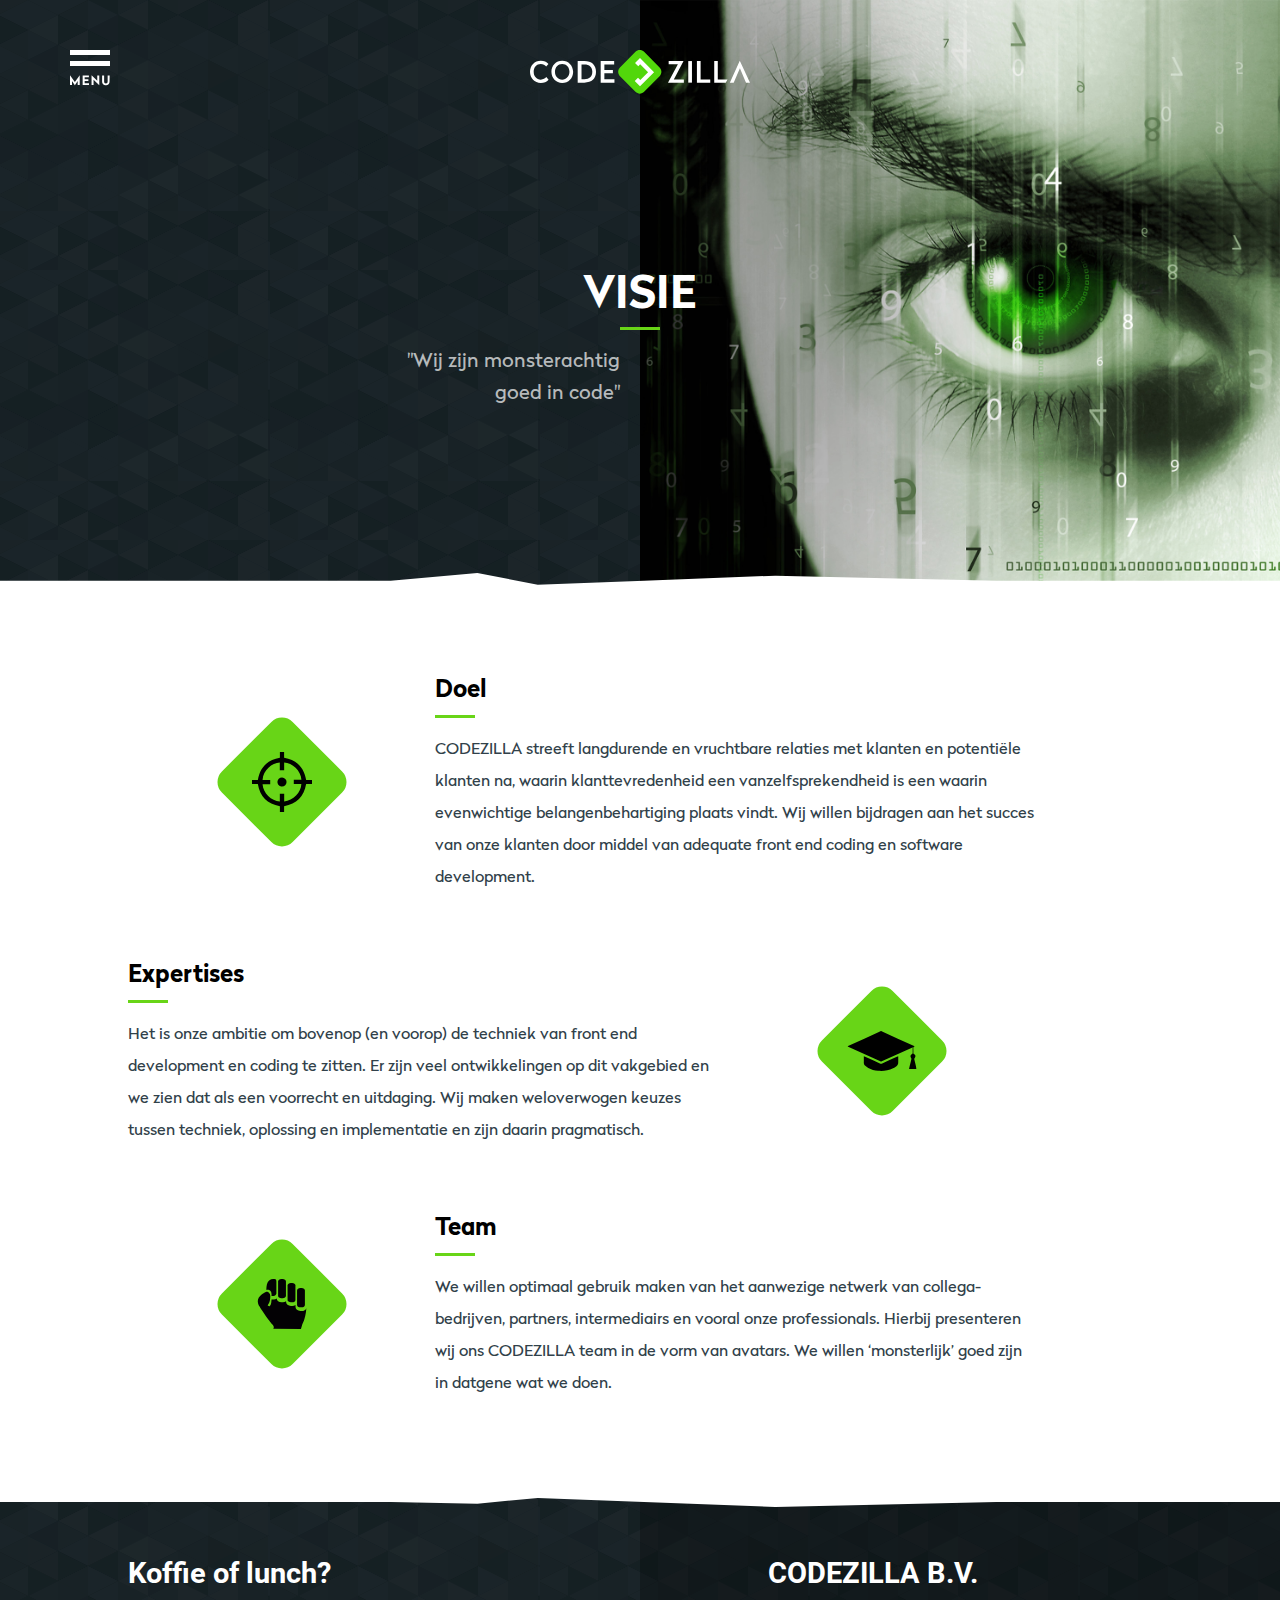
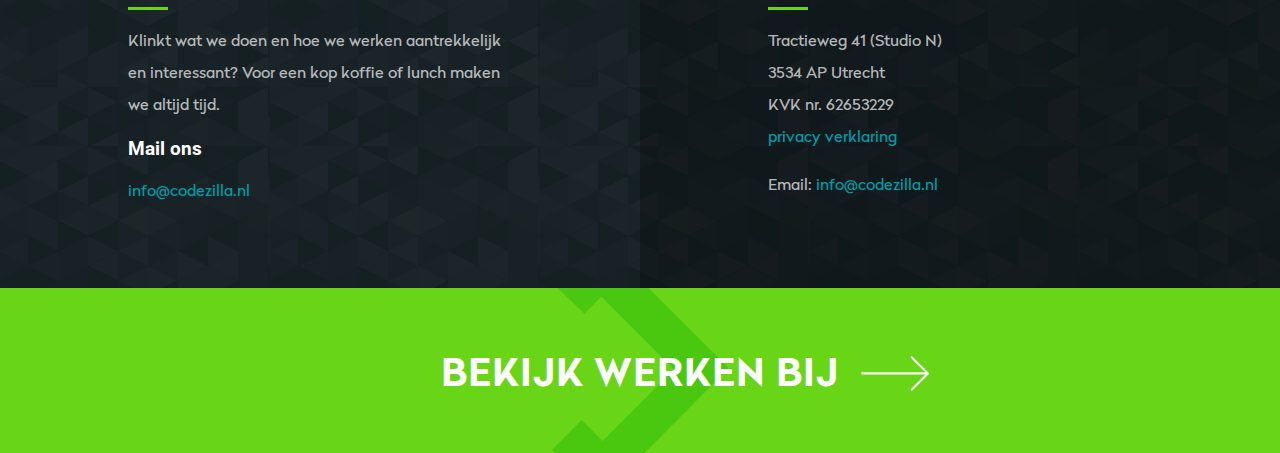
<file: visie/index.html>
<!doctype html>
<html lang="nl">

<head>
	<meta charset="utf-8">
	<meta http-equiv="x-ua-compatible" content="ie=edge">
	<meta name="viewport" content="width=device-width,initial-scale=1">
	<title>Onze Visie - CODEZILLA</title>

	<meta name="description" content="Wij streven naar langdurende en vruchtbare relaties door voorop te lopen in front end techniek en door ons uitstekende netwerk van collega-bedrijven, partners, intermediairs en vooral onze professionals op een passende manier in te zetten.">

	<meta name="robots" content="index,follow,noodp,noydir">
	<meta name="googlebot" content="index,follow">

	<meta name="url" content="https://www.codezilla.nl/">

	<meta name="referrer" content="no-referrer">

	<link rel="canonical" href="http://www.codezilla.nl/visie/">

	<link rel="stylesheet" href="/main.css">

	<link rel="preload" href="/font/roboto/roboto-bold.woff2" as="font" crossorigin="anonymous">
	<link rel="preload" href="/font/radikal/324CAE_3_0.woff2" as="font" crossorigin="anonymous">
	<link rel="preload" href="/font/radikal/324CAE_9_0.woff2" as="font" crossorigin="anonymous">

	<link rel="apple-touch-icon" sizes="180x180" href="/apple-touch-icon.png?v=BGBPjAyxEE">
	<link rel="icon" type="image/png" sizes="32x32" href="/favicon-32x32.png?v=BGBPjAyxEE">
	<link rel="icon" type="image/png" sizes="16x16" href="/favicon-16x16.png?v=BGBPjAyxEE">
	<link rel="manifest" href="/manifest.json?v=BGBPjAyxEE">
	<link rel="mask-icon" href="/safari-pinned-tab.svg?v=BGBPjAyxEE" color="#52d70b">
	<link rel="shortcut icon" href="/favicon.ico?v=BGBPjAyxEE">
	<meta name="msapplication-TileColor" content="#52d70b">
	<meta name="msapplication-TileImage" content="/mstile-144x144.png?v=BGBPjAyxEE">
	<meta name="theme-color" content="#ffffff">
</head>

<body>
	<nav cz-menu class="cz-menu">
		<button cz-menu-button class="cz-menu__button cz-menu-button" aria-label="Menu">
            <div class="cz-menu-button__lines">
                <div class="cz-menu-button__line"></div>
                <div class="cz-menu-button__line"></div>
            </div>
            <div class="cz-menu-button__text">
                <svg viewBox="0 0 33.5 9" xmlns="http://www.w3.org/2000/svg">
                    <path class="cz-menu-button__text" d="M8.63.17h0L4.71,5.66.82.17h0V8.11H2.4V4.84L4.68,8.21h.07L7,4.85V8.11H8.63Zm7.42.14H11v7.8h5.12V6.62h-3.5V4.85h3V3.46h-3V1.8h3.42ZM18.17.17h0V8.11h1.62V3.77l4.6,4.48h0V.31H22.77V4.64ZM32.76.31H31.14V5.2a1.43,1.43,0,1,1-2.84,0V.31H26.67v5a2.75,2.75,0,0,0,3,2.94,2.75,2.75,0,0,0,3-2.94Z">
                    </path>
                </svg>
            </div>
        </button>

		<ul class="cz-menu__list">
			<li class="cz-navigation__list-item"><a href="/" class="cz-navigation__list-link cz-text-inverse">Home</a></li>
			<li class="cz-navigation__list-item"><a href="/visie/" class="cz-navigation__list-link cz-text-inverse">Visie</a></li>
			<li class="cz-navigation__list-item"><a href="/werken-bij/" class="cz-navigation__list-link cz-text-inverse">Werken bij</a></li>
			<li class="cz-navigation__list-item"><a href="/team/" class="cz-navigation__list-link cz-text-inverse">Team</a></li>
		</ul>
	</nav>
	<div class="cz-logo">
		<a href="/"><img class="cz-logo__image" src="/images/logo-light.svg" alt="CODEZILLA"></a>
	</div>

	<div id="body-container" class="cz-body-container">
		<div id="body-container-overlay" class="cz-body-container__loader-overlay"></div>
		<header class="cz-header-static">
			<div class="cz-triangles-static cz-header-static__background" id="cz-triangles-header"></div>
			<div class="cz-header-static__image cz-image-focus-right" style="background-image: url('/images/header-image-visie.jpg')"></div>
			<div class="cz-header-static__inner cz-list-reset">
				<div class="cz-header-static__content">
					<h1 class="cz-header-static__title">Visie</h1>
					<div class="cz-divider cz-header-static__divider"></div>
					<div class="cz-header-static__slogan">
						<p class="cz-header-static__slogan-inner">
							"Wij zijn monsterachtig <br> goed in code"
						</p>
					</div>
				</div>
			</div>
		</header>

		<div class="tortured-border tortured-border--top"></div>
		<main class="cz-p-y">
			<section class="cz-section cz-m-t-3">
				<div class="container">
					<div class="media-block">
						<div class="media-block__image-wrapper">
							<div cz-diamond="" class="cz-diamond cz-diamond--icon" cz-team-member="">
								<div class="cz-diamond__shape"></div>
								<div class="cz-diamond__icon cz-diamond__icon">
									<img class="cz-diamond__svg" src="/images/crosshair.svg" alt="" width="200px" height="200px" style="width: 60px; height: 60px; margin-left:-30px; margin-top: -30px">
								</div>
							</div>
						</div>

						<div class="media-block__content">
							<h2 class="cz-no-m-b">Doel</h2>
							<hr class="cz-divider">
							<p class="cz-text">
								CODEZILLA streeft langdurende en vruchtbare relaties met klanten en potentiële klanten na, waarin klanttevredenheid een vanzelfsprekendheid is een waarin evenwichtige
								belangenbehartiging plaats vindt. Wij willen bijdragen aan het succes van onze klanten door middel van adequate front end coding en software development.
							</p>
						</div>
					</div>
				</div>
			</section>

			<section class="cz-section cz-m-t-3">
				<div class="container">
					<div class="media-block">
						<div class="media-block__content">
							<h2 class="cz-no-m-b">Expertises</h2>
							<hr class="cz-divider">
							<p class="cz-text">
								Het is onze ambitie om bovenop (en voorop) de techniek van front end development en coding te zitten. Er zijn veel ontwikkelingen op dit vakgebied en we zien dat
								als een voorrecht en uitdaging. Wij maken weloverwogen keuzes tussen techniek, oplossing en implementatie en zijn daarin pragmatisch.
							</p>
						</div>
						<div class="media-block__image-wrapper">
							<div cz-diamond="" class="cz-diamond cz-diamond--icon" cz-team-member="">
								<div class="cz-diamond__shape"></div>
								<div class="cz-diamond__icon cz-diamond__icon">
									<img class="cz-diamond__svg" src="/images/graduation-hat.svg" alt="" width="200px" height="200px" style="width: 70px;  height: 40px; margin-left:-35px; margin-top: -20px">
								</div>
							</div>
						</div>
					</div>
				</div>
			</section>

			<section class="cz-section cz-m-t-3 cz-m-b-3">
				<div class="container">
					<div class="media-block">
						<div class="media-block__image-wrapper">
							<div cz-diamond="" class="cz-diamond cz-diamond--icon" cz-team-member="">
								<div class="cz-diamond__shape"></div>
								<div class="cz-diamond__icon cz-diamond__icon">
									<img class="cz-diamond__svg" src="/images/fist.svg" alt="" width="200px" height="200px" style="width: 50px;  height: 50px; margin-left:-25px; margin-top: -25px">
								</div>
							</div>
						</div>
						<div class="media-block__content">
							<h2 class="cz-no-m-b">Team</h2>
							<hr class="cz-divider">
							<p class="cz-text">
								We willen optimaal gebruik maken van het aanwezige netwerk van collega-bedrijven, partners, intermediairs en vooral onze professionals. Hierbij presenteren wij ons
								CODEZILLA team in de vorm van avatars. We willen ‘monsterlijk’ goed zijn in datgene wat we doen.
							</p>
						</div>
					</div>
				</div>
			</section>
		</main>
		<div class="tortured-border tortured-border--bottom tortured-border--to-front"></div>

		<footer class="cz-footer">
			<div class="cz-triangles-static cz-header__background"></div>
			<div class="cz-footer__2nd-half-darken"></div>
			<div class="cz-footer__blocks">
				<div class="container">
					<div class="cz-footer__blocks-inner">
						<section class="cz-footer__block">
							<div class="cz-footer__block-container cz-footer__block-container--left">
								<h2 class="cz-heading-2 heading-inverse cz-no-m-b">Koffie of lunch?</h2>
								<div class="cz-divider"></div>
								<p class="cz-text-inverse">Klinkt wat we doen en hoe we werken aantrekkelijk en interessant? Voor een kop koffie of lunch maken we altijd tijd.</p>

								<h3 class="cz-heading-3 heading-inverse">Mail ons</h3>
								<p class="cz-text-inverse">
									<a href="mailto:info@codezilla.nl" class="cz-text-link-inverse">info@codezilla.nl</a>
								</p>
							</div>
						</section>

						<section class="cz-footer__block">
							<div class="cz-footer__block-container cz-footer__block-container--right">
								<h2 class="cz-heading-2 heading-inverse cz-no-m-b">CODEZILLA B.V.</h2>
								<div class="cz-divider"></div>
								<address>
                                <p class="cz-text-inverse">
                                    Tractieweg 41 (Studio N)<br>
                                    3534 AP Utrecht<br>
                                    KVK nr. 62653229<br>
                                    <a href="/privacyverklaring-CODEZILLA-25-mei-2018.pdf" target="_blank" class="cz-text-link-inverse">privacy verklaring</a>
                                </p>
                            </address>
								<p class="cz-text-inverse">
									Email: <a href="mailto:info@codezilla.nl" class="cz-text-link-inverse">info@codezilla.nl</a>
								</p>
							</div>
						</section>
					</div>
				</div>
			</div>
			<div class="cz-footer__cta">
				<div><a href="/werken-bij" class="cz-footer__cta-link">Bekijk werken bij</a></div>
			</div>
		</footer>
	</div>
	<script src="/bundle.js"></script>
</body>

</html>
</file>
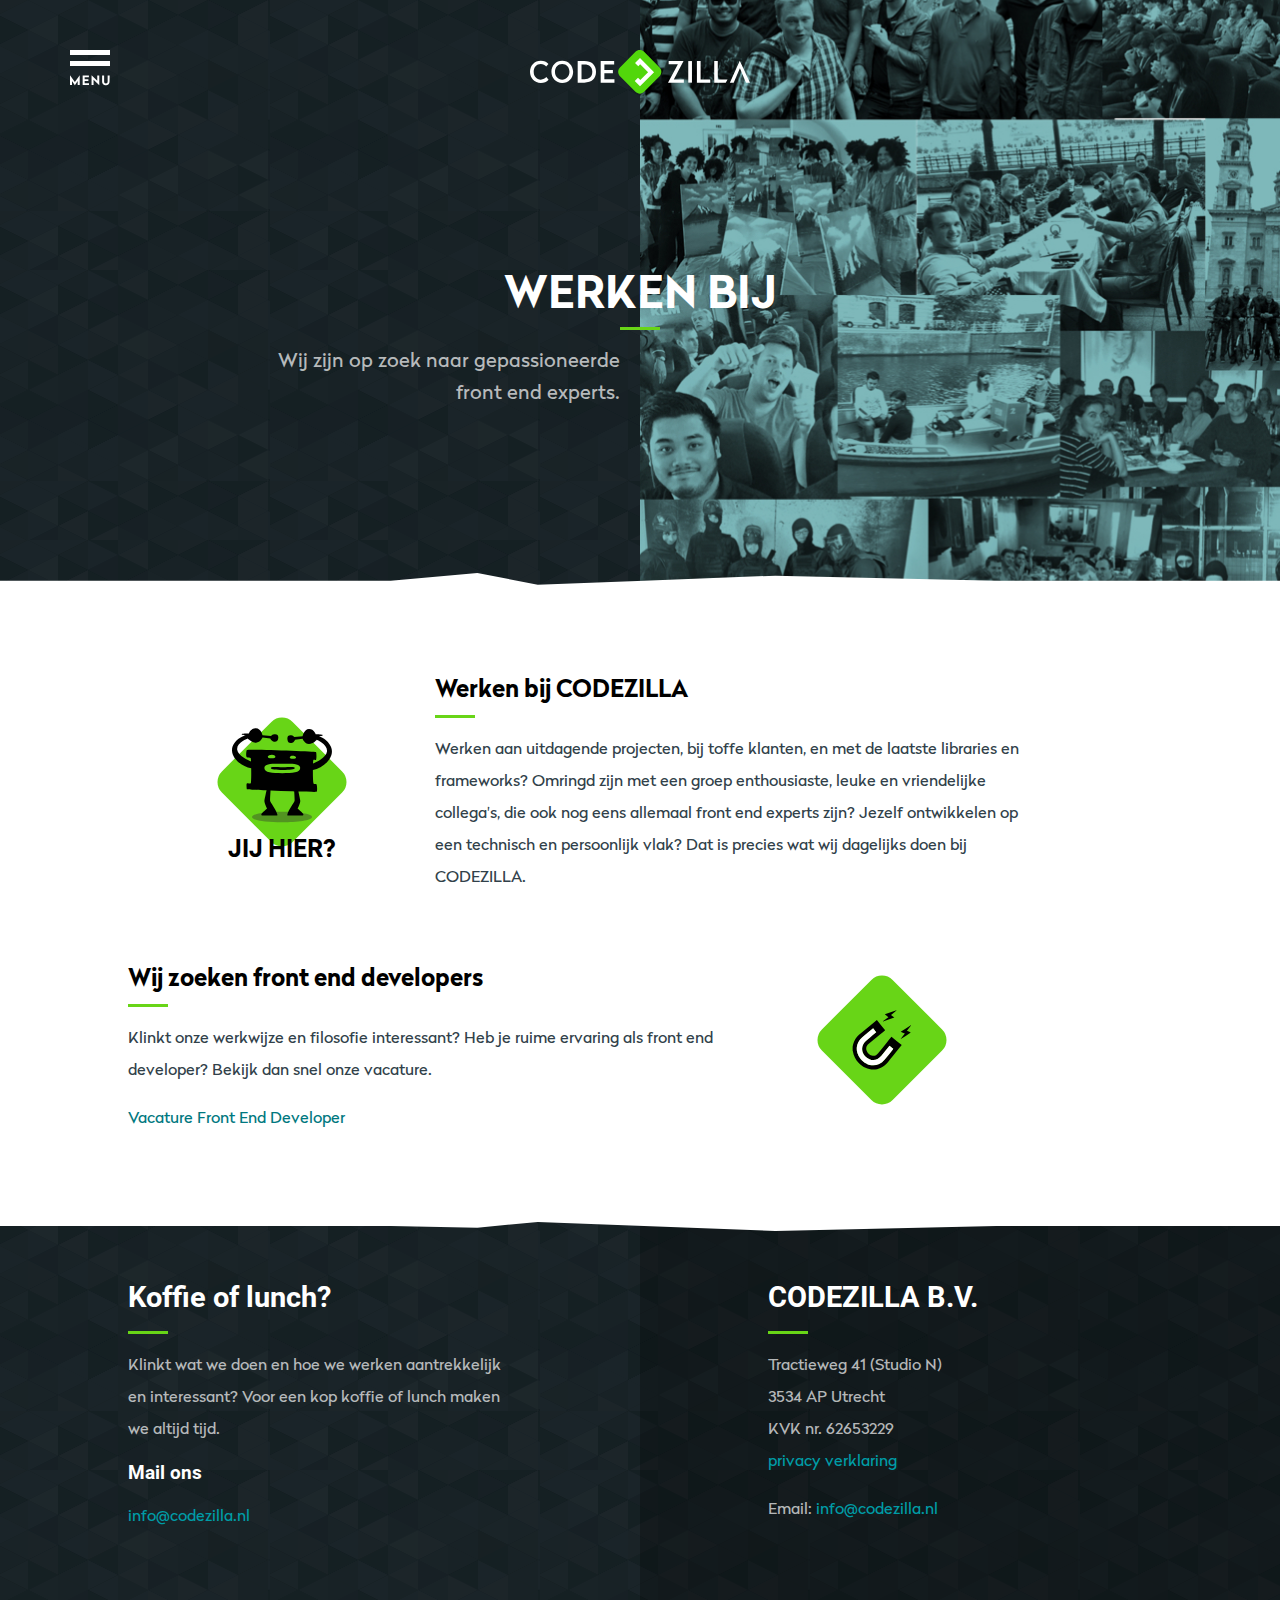
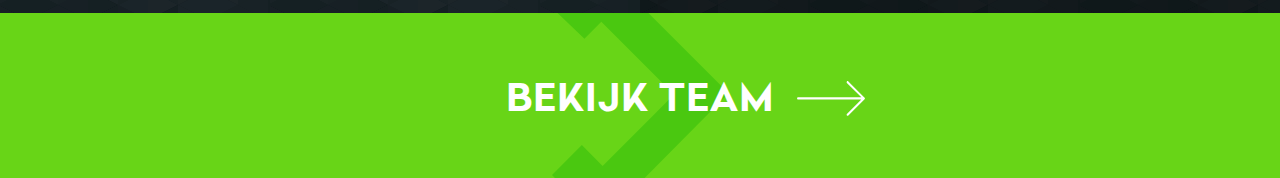
<file: werken-bij/index.html>
<!doctype html>
<html lang="nl">

<head>
	<meta charset="utf-8">
	<meta http-equiv="x-ua-compatible" content="ie=edge">
	<meta name="viewport" content="width=device-width,initial-scale=1">
	<title>Werken bij CODEZILLA - CODEZILLA</title>

	<meta name="description" content="Wij zijn op zoek naar gepassioneerde front end experts.">

	<meta name="robots" content="index,follow,noodp,noydir">
	<meta name="googlebot" content="index,follow">

	<meta name="url" content="https://www.codezilla.nl/">

	<meta name="referrer" content="no-referrer">

	<link rel="canonical" href="http://www.codezilla.nl/werken-bij/">

	<link rel="stylesheet" href="/main.css">

	<link rel="preload" href="/font/roboto/roboto-bold.woff2" as="font" crossorigin="anonymous">
	<link rel="preload" href="/font/radikal/324CAE_3_0.woff2" as="font" crossorigin="anonymous">
	<link rel="preload" href="/font/radikal/324CAE_9_0.woff2" as="font" crossorigin="anonymous">

	<link rel="apple-touch-icon" sizes="180x180" href="/apple-touch-icon.png?v=BGBPjAyxEE">
	<link rel="icon" type="image/png" sizes="32x32" href="/favicon-32x32.png?v=BGBPjAyxEE">
	<link rel="icon" type="image/png" sizes="16x16" href="/favicon-16x16.png?v=BGBPjAyxEE">
	<link rel="manifest" href="/manifest.json?v=BGBPjAyxEE">
	<link rel="mask-icon" href="/safari-pinned-tab.svg?v=BGBPjAyxEE" color="#52d70b">
	<link rel="shortcut icon" href="/favicon.ico?v=BGBPjAyxEE">
	<meta name="msapplication-TileColor" content="#52d70b">
	<meta name="msapplication-TileImage" content="/mstile-144x144.png?v=BGBPjAyxEE">
	<meta name="theme-color" content="#ffffff">
</head>

<body>
	<nav cz-menu class="cz-menu">
		<button cz-menu-button class="cz-menu__button cz-menu-button" aria-label="Menu">
            <div class="cz-menu-button__lines">
                <div class="cz-menu-button__line"></div>
                <div class="cz-menu-button__line"></div>
            </div>
            <div class="cz-menu-button__text">
                <svg viewBox="0 0 33.5 9" xmlns="http://www.w3.org/2000/svg">
                    <path class="cz-menu-button__text" d="M8.63.17h0L4.71,5.66.82.17h0V8.11H2.4V4.84L4.68,8.21h.07L7,4.85V8.11H8.63Zm7.42.14H11v7.8h5.12V6.62h-3.5V4.85h3V3.46h-3V1.8h3.42ZM18.17.17h0V8.11h1.62V3.77l4.6,4.48h0V.31H22.77V4.64ZM32.76.31H31.14V5.2a1.43,1.43,0,1,1-2.84,0V.31H26.67v5a2.75,2.75,0,0,0,3,2.94,2.75,2.75,0,0,0,3-2.94Z">
                    </path>
                </svg>
            </div>
        </button>

		<ul class="cz-menu__list">
			<li class="cz-navigation__list-item"><a href="/" class="cz-navigation__list-link cz-text-inverse">Home</a></li>
			<li class="cz-navigation__list-item"><a href="/visie/" class="cz-navigation__list-link cz-text-inverse">Visie</a></li>
			<li class="cz-navigation__list-item"><a href="/werken-bij/" class="cz-navigation__list-link cz-text-inverse">Werken bij</a></li>
			<li class="cz-navigation__list-item"><a href="/team/" class="cz-navigation__list-link cz-text-inverse">Team</a></li>
		</ul>
	</nav>
	<div class="cz-logo">
		<a href="/"><img class="cz-logo__image" src="/images/logo-light.svg" alt="CODEZILLA"></a>
	</div>

	<div id="body-container" class="cz-body-container">
		<div id="body-container-overlay" class="cz-body-container__loader-overlay"></div>
		<header class="cz-header-static">
			<div class="cz-triangles-static cz-header-static__background" id="cz-triangles-header"></div>
			<div class="cz-header-static__image cz-image-focus-right" style="background-image: url('/images/collage-codezilla-1.jpg')"></div>
			<div class="cz-header-static__inner cz-list-reset">
				<div class="cz-header-static__content">
					<h1 class="cz-header-static__title">Werken bij</h1>
					<div class="cz-divider cz-header-static__divider"></div>
					<div class="cz-header-static__slogan">
						<p class="cz-header-static__slogan-inner">
							Wij zijn op zoek naar gepassioneerde front end experts.
						</p>
					</div>
				</div>
			</div>
		</header>

		<div class="tortured-border tortured-border--top"></div>
		<main class="cz-p-y">
			<section class="cz-section cz-m-t-3">
				<div class="container">
					<div class="media-block">
						<div class="media-block__image-wrapper">
							<div cz-diamond="" class="cz-diamond" cz-team-member="jouw-avatar">
								<div class="cz-diamond__shape" cz-diamond-shape=""></div>
								<div class="monster-img monster-img--has-shadow">
									<img class="monster-img__img" src="/images/monsters/anonymousmonster.svg" alt="Jij hier?" width="200px" height="200px" style="transform: scale(0.5) translateY(-120px)">
								</div>
								<div class="cz-diamond__title">Jij hier?</div>
							</div>
						</div>

						<div class="media-block__content">
							<h2 class="cz-no-m-b">Werken bij CODEZILLA</h2>
							<hr class="cz-divider">
							<p class="cz-text">
								Werken aan uitdagende projecten, bij toffe klanten, en met de laatste libraries en frameworks? Omringd zijn met een groep enthousiaste, leuke en vriendelijke collega's,
								die ook nog eens allemaal front end experts zijn? Jezelf ontwikkelen op een technisch en persoonlijk vlak? Dat is precies wat wij dagelijks doen bij CODEZILLA.

							</p>
						</div>
					</div>
				</div>
			</section>

			<section class="cz-section cz-m-t-3 cz-m-b-3">
				<div class="container">
					<div class="media-block">
						<div class="media-block__content">
							<h2 class="cz-no-m-b">Wij zoeken front end developers</h2>
							<hr class="cz-divider">
							<p class="cz-text">
								Klinkt onze werkwijze en filosofie interessant? Heb je ruime ervaring als front end developer? Bekijk dan snel onze vacature.
							</p>
							<a href="/front-end-developer">Vacature Front End Developer
            </a></div>
						<div class="media-block__image-wrapper">
							<div cz-diamond="" class="cz-diamond cz-diamond--icon" cz-team-member="">
								<div class="cz-diamond__shape"></div>
								<div class="cz-diamond__icon cz-diamond__icon">
									<img class="cz-diamond__svg" src="/images/magnet.svg" alt="" width="200px" height="200px" style="width: 60px; height: 60px; margin-left:-30px; margin-top: -30px">
								</div>
							</div>
						</div>
					</div>
				</div>
			</section>
		</main>
		<div class="tortured-border tortured-border--bottom tortured-border--to-front"></div>

		<footer class="cz-footer">
			<div class="cz-triangles-static cz-header__background"></div>
			<div class="cz-footer__2nd-half-darken"></div>
			<div class="cz-footer__blocks">
				<div class="container">
					<div class="cz-footer__blocks-inner">
						<section class="cz-footer__block">
							<div class="cz-footer__block-container cz-footer__block-container--left">
								<h2 class="cz-heading-2 heading-inverse cz-no-m-b">Koffie of lunch?</h2>
								<div class="cz-divider"></div>
								<p class="cz-text-inverse">Klinkt wat we doen en hoe we werken aantrekkelijk en interessant? Voor een kop koffie of lunch maken we altijd tijd.</p>

								<h3 class="cz-heading-3 heading-inverse">Mail ons</h3>
								<p class="cz-text-inverse">
									<a href="mailto:info@codezilla.nl" class="cz-text-link-inverse">info@codezilla.nl</a>
								</p>
							</div>
						</section>

						<section class="cz-footer__block">
							<div class="cz-footer__block-container cz-footer__block-container--right">
								<h2 class="cz-heading-2 heading-inverse cz-no-m-b">CODEZILLA B.V.</h2>
								<div class="cz-divider"></div>
								<address>
                                <p class="cz-text-inverse">
                                    Tractieweg 41 (Studio N)<br>
                                    3534 AP Utrecht<br>
                                    KVK nr. 62653229<br>
                                    <a href="/privacyverklaring-CODEZILLA-25-mei-2018.pdf" target="_blank" class="cz-text-link-inverse">privacy verklaring</a>
                                </p>
                            </address>
								<p class="cz-text-inverse">
									Email: <a href="mailto:info@codezilla.nl" class="cz-text-link-inverse">info@codezilla.nl</a>
								</p>
							</div>
						</section>
					</div>
				</div>
			</div>
			<div class="cz-footer__cta">
				<div><a href="/team" class="cz-footer__cta-link">Bekijk team</a></div>
			</div>
		</footer>
	</div>
	<script src="/bundle.js"></script>
</body>

</html>
</file>
<file: main.css>
/*! normalize.css v2.1.3 | MIT License | git.io/normalize */article,aside,details,figcaption,figure,footer,header,hgroup,main,nav,section,summary{display:block}audio,canvas,video{display:inline-block}audio:not([controls]){display:none;height:0}[hidden],template{display:none}html{font-family:sans-serif;-ms-text-size-adjust:100%;-webkit-text-size-adjust:100%}body{margin:0}a{background:transparent}a:focus{outline:thin dotted}a:active,a:hover{outline:0}h1{font-size:2em;margin:0.67em 0}abbr[title]{border-bottom:1px dotted}b,strong{font-weight:bold}dfn{font-style:italic}hr{-moz-box-sizing:content-box;box-sizing:content-box;height:0}mark{background:#ff0;color:#000}code,kbd,pre,samp{font-family:monospace, serif;font-size:1em}pre{white-space:pre-wrap}q{quotes:"\201C" "\201D" "\2018" "\2019"}small{font-size:80%}sub,sup{font-size:75%;line-height:0;position:relative;vertical-align:baseline}sup{top:-0.5em}sub{bottom:-0.25em}img{border:0}svg:not(:root){overflow:hidden}figure{margin:0}fieldset{border:1px solid #c0c0c0;margin:0 2px;padding:0.35em 0.625em 0.75em}legend{border:0;padding:0}button,input,select,textarea{font-family:inherit;font-size:100%;margin:0}button,input{line-height:normal}button,select{text-transform:none}button,html input[type="button"],input[type="reset"],input[type="submit"]{-webkit-appearance:button;cursor:pointer}button[disabled],html input[disabled]{cursor:default}input[type="checkbox"],input[type="radio"]{box-sizing:border-box;padding:0}input[type="search"]{-webkit-appearance:textfield;-moz-box-sizing:content-box;-webkit-box-sizing:content-box;box-sizing:content-box}input[type="search"]::-webkit-search-cancel-button,input[type="search"]::-webkit-search-decoration{-webkit-appearance:none}button::-moz-focus-inner,input::-moz-focus-inner{border:0;padding:0}textarea{overflow:auto;vertical-align:top}table{border-collapse:collapse;border-spacing:0}@font-face{font-family:Roboto;font-style:normal;font-weight:300;src:url("/font/roboto/roboto.eot");src:url("/font/roboto/roboto.eot?#iefix") format("embedded-opentype"),url("/font/roboto/roboto-light.woff2") format("woff2"),url("/font/roboto/roboto-light.woff") format("woff");unicode-range:U+0000-00FF, U+0131, U+0152-0153, U+02C6, U+02DA, U+02DC, U+2000-206F, U+2074, U+20AC, U+2212, U+2215, U+E0FF, U+EFFD, U+F000;font-display:swap}@font-face{font-family:Roboto;font-style:italic;font-weight:300;src:url("/font/roboto/roboto.eot");src:url("/font/roboto/roboto.eot?#iefix") format("embedded-opentype"),url("/font/roboto/roboto-light-italic.woff2") format("woff2"),url("/font/roboto/roboto-light-italic.woff") format("woff");unicode-range:U+0000-00FF, U+0131, U+0152-0153, U+02C6, U+02DA, U+02DC, U+2000-206F, U+2074, U+20AC, U+2212, U+2215, U+E0FF, U+EFFD, U+F000;font-display:swap}@font-face{font-family:Roboto;font-style:normal;font-weight:700;src:url("/font/roboto/roboto.eot");src:url("/font/roboto/roboto.eot?#iefix") format("embedded-opentype"),url("/font/roboto/roboto-bold.woff2") format("woff2"),url("/font/roboto/roboto-bold.woff") format("woff");unicode-range:U+0000-00FF, U+0131, U+0152-0153, U+02C6, U+02DA, U+02DC, U+2000-206F, U+2074, U+20AC, U+2212, U+2215, U+E0FF, U+EFFD, U+F000;font-display:swap}@font-face{font-family:Roboto;font-style:italic;font-weight:700;src:url("/font/roboto/roboto.eot");src:url("/font/roboto/roboto.eot?#iefix") format("embedded-opentype"),url("/font/roboto/roboto-bold-italic.woff2") format("woff2"),url("/font/roboto/roboto-bold-italic.woff") format("woff");unicode-range:U+0000-00FF, U+0131, U+0152-0153, U+02C6, U+02DA, U+02DC, U+2000-206F, U+2074, U+20AC, U+2212, U+2215, U+E0FF, U+EFFD, U+F000;font-display:swap}@font-face{font-family:Radikal;font-style:normal;font-weight:400;src:url("/font/radikal/324CAE_9_0.eot");src:url("/font/radikal/324CAE_9_0.eot?#iefix") format("embedded-opentype"),url("/font/radikal/324CAE_9_0.woff2") format("woff2"),url("/font/radikal/324CAE_9_0.woff") format("woff"),url("/font/radikal/324CAE_9_0.ttf") format("truetype");font-display:swap}@font-face{font-family:Radikal;font-style:italic;font-weight:400;src:url("/font/radikal/324CAE_A_0.eot");src:url("/font/radikal/324CAE_A_0.eot?#iefix") format("embedded-opentype"),url("/font/radikal/324CAE_A_0.woff2") format("woff2"),url("/font/radikal/324CAE_A_0.woff") format("woff"),url("/font/radikal/324CAE_A_0.ttf") format("truetype");font-display:swap}@font-face{font-family:Radikal;font-style:normal;font-weight:700;src:url("/font/radikal/324CAE_3_0.eot");src:url("/font/radikal/324CAE_3_0.eot?#iefix") format("embedded-opentype"),url("/font/radikal/324CAE_3_0.woff2") format("woff2"),url("/font/radikal/324CAE_3_0.woff") format("woff"),url("/font/radikal/324CAE_3_0.ttf") format("truetype");font-display:swap}@font-face{font-family:Radikal;font-style:italic;font-weight:700;src:url("/font/radikal/324CAE_5_0.eot");src:url("/font/radikal/324CAE_5_0.eot?#iefix") format("embedded-opentype"),url("/font/radikal/324CAE_5_0.woff2") format("woff2"),url("/font/radikal/324CAE_5_0.woff") format("woff"),url("/font/radikal/324CAE_5_0.ttf") format("truetype");font-display:swap}html,body{height:100%}body{font-family:'Helvetica Neue', Arial, Sans-serif;-webkit-font-smoothing:antialiased;font-family:"Radikal";font-style:normal;font-weight:300;font-size:16px;line-height:32px;background-color:#242f34}@media screen and (max-width: 520px){body{overflow-x:hidden}}body.cz-body-perspective{perspective:600px}p{margin:16px 0}a{color:#007880;text-decoration:none}.cz-heading-1{font-family:"Roboto";font-style:normal;font-weight:700;line-height:1.2;color:#202a2f;font-size:70px;text-transform:uppercase}.cz-heading-1-sub{font-family:"Roboto";font-style:normal;font-weight:700;line-height:1.2;color:#202a2f;font-size:26px}.cz-heading-2{font-family:"Roboto";font-style:normal;font-weight:700;line-height:1.2;color:#202a2f;font-size:29px;padding-bottom:16px;margin:16px 0 16px}.cz-heading-2::after{display:block;height:3px;width:40px;background-color:#68d517;margin-left:0;border:0}.cz-heading-3{font-family:"Roboto";font-style:normal;font-weight:700;line-height:1.2;color:#202a2f;font-size:19px;margin:16px 0 16px}.cz-heading-4{font-family:"Roboto";font-style:normal;font-weight:700;line-height:1.2;color:#202a2f}.heading-inverse{color:#fff}.cz-link{font-size:16px;line-height:32px;color:#049ca5;text-decoration:none;transition:color 100ms ease-out}.cz-link:active,.cz-link:hover{color:#20c1cb}.cz-divider{display:block;height:3px;width:40px;background-color:#68d517;margin-left:0;border:0}.cz-divider--center-desktop{display:block;height:3px;width:40px;background-color:#68d517;margin-left:0;border:0}@media screen and (min-width: 770px){.cz-divider--center-desktop{margin-left:auto;margin-right:auto;width:150px}}.cz-divider-timer{display:block;height:3px;width:40px;background-color:#68d517;margin-left:0;border:0;position:relative;background:#fff;overflow:hidden;display:block;height:3px;width:40px;background-color:#68d517;margin-left:0;border:0}@media screen and (min-width: 770px){.cz-divider-timer{margin-left:auto;margin-right:auto;width:150px}}.cz-divider-timer__inner{position:absolute;background-color:#68d517;height:100%;width:100%;transition:transform 0.3s ease-out;transform:translateX(0)}.cz-section{background:#fff}.cz-section--inverse{background:#68d517}.cz-footer{position:relative}.cz-footer__blocks{display:flex}.cz-footer__block{flex:1;position:relative}@media screen and (min-width: 770px){.cz-footer__block{width:50%}}.cz-footer__blocks-inner{display:flex;flex-direction:column}@media (max-width: 769px){.cz-footer__blocks-inner{padding-top:60px;padding-bottom:40px}}@media (min-width: 770px){.cz-footer__blocks-inner{flex-direction:row}}.cz-footer__triangles{position:absolute}.cz-footer__block-container{padding:0 30px}@media screen and (min-width: 770px){.cz-footer__block-container{padding:64px 10vw}}@media screen and (min-width: 2200px){.cz-footer__block-container--left{padding:64px 3vw 64px 10vw}.cz-footer__block-container--right{padding:64px 5vw 64px 5vw}}.cz-footer__cta{clear:both;display:flex;justify-content:center;flex-direction:column;text-align:center;color:#fff;font-size:80px;text-transform:uppercase;line-height:44px;padding:0 20px;background-color:#68d517;position:relative}@media screen and (min-width: 770px){.cz-footer__cta{height:165px;background:#68d517 url("images/footer-logo.svg") center no-repeat}}.cz-footer__cta-link{display:block;position:relative;font-size:39px;font-weight:bold;letter-spacing:1px;color:#FFFFFF;text-decoration:none;margin:50px 0 100px 0}@media screen and (min-width: 770px){.cz-footer__cta-link{display:inline;margin-bottom:0}}.cz-footer__cta-link:after{background-image:url("images/arrow-c2a.svg");content:' ';position:absolute;bottom:-50px;right:50%;margin-right:-34px;width:68px;height:35px}@media screen and (min-width: 770px){.cz-footer__cta-link:after{right:-90px;margin-right:0;top:0;width:68px;height:35px}}@media screen and (min-width: 770px){.cz-footer__2nd-half-darken{background-color:rgba(0,0,0,0.25);display:block;height:100%;width:50%;margin-left:50%;position:absolute;z-index:-1}}.container{max-width:1300px;margin-left:auto;margin-right:auto}.cz-header{height:80vh;width:100vw;color:rgba(255,255,255,0.7);position:relative}@media (max-width: 769px){.cz-header{padding:16px;height:90vh}}.cz-header__background{position:absolute;left:0;top:0;z-index:-1}.cz-carousel{height:100%}.cz-carousel>li{display:flex;min-height:300px;position:absolute;z-index:-1;top:0;left:0;right:0;bottom:0}.cz-carousel .cz-carousel__image{opacity:0;position:absolute;z-index:0;left:50%;top:0;bottom:0;right:0;background-size:cover;background-position:50% 50%;transition:opacity 500ms ease-out 700ms,transform 500ms ease-out 700ms;transform:translateX(50%)}.cz-carousel__content{align-self:center;width:100vw;margin-top:30px}@media screen and (max-width: 770px){.cz-carousel__content{padding:0 20px}}.cz-carousel__title{position:relative;z-index:1;text-align:center;font-size:45px;text-transform:uppercase;color:#fff;padding-bottom:32px;transition:font 150ms ease-out,opacity 500ms ease-out,transform 500ms ease-out;transform:translateY(50%);opacity:0}.cz-carousel__title:after{content:'';position:absolute;left:0;height:3px;width:80px;transition:bottom 500ms ease-out;bottom:16px;background-color:rgba(255,255,255,0.6)}@media screen and (min-width: 770px){.cz-carousel__title:after{left:50%;margin-left:-40px}}.cz-carousel__title:before{content:'';position:absolute;bottom:16px;left:0;height:3px;width:80px;background-color:#68d517;transition:bottom 500ms ease-out,transform 8000ms linear 600ms;z-index:1;transform:scaleX(0);transform-origin:left}@media screen and (min-width: 770px){.cz-carousel__title:before{left:50%;margin-left:-40px}}@media screen and (max-width: 770px){.cz-carousel__title{text-align:left;line-height:1.3}}.cz-carousel__slogan{position:relative;z-index:1;text-align:left;font-size:20px;transition:font 150ms ease-out,opacity 500ms ease-out 700ms,transform 500ms ease-out 700ms;transform:translateX(-50%);opacity:0}@media screen and (min-width: 770px){.cz-carousel__slogan{text-align:right;max-width:calc(50% - 16px)}}.cz-carousel .cz-carousel--current{z-index:1}.cz-carousel--current:not(.cz-carousel--transition) .cz-carousel__title{transition-delay:1400ms;transform:translateY(0);opacity:1}.cz-carousel--current:not(.cz-carousel--transition) .cz-carousel__title:after{transition:bottom 500ms ease-out 1400ms;bottom:0}.cz-carousel--current:not(.cz-carousel--transition) .cz-carousel__title:before{bottom:0;width:80px;transition:bottom 500ms ease-out 1400ms,transform 8000ms linear 600ms;transform:scaleX(1)}.cz-carousel--current:not(.cz-carousel--transition) .cz-carousel__slogan{transition-delay:0;transform:translateX(0);opacity:1}.cz-carousel--current:not(.cz-carousel--transition) .cz-carousel__image{transition-delay:0;transform:translateX(0);opacity:1}.cz-bedrijven-carousel{position:relative;min-height:170px;margin-bottom:20px}@media screen and (max-width: 770px){.cz-bedrijven-carousel{height:250px;margin:0 40px}}.cz-bedrijven-carousel .cz-bedrijven-carousel--previous,.cz-bedrijven-carousel .cz-bedrijven-carousel--next{position:absolute;z-index:2;top:37.5%;width:40px;font-size:20px;text-align:center;line-height:10px;cursor:pointer;transition:transform 150ms ease-in-out;border-radius:50%;background-color:#fff}.cz-bedrijven-carousel .cz-bedrijven-carousel--previous{left:3%;transform:scale(-1, 1)}@media screen and (max-width: 770px){.cz-bedrijven-carousel .cz-bedrijven-carousel--previous{left:-3%}}@media screen and (max-width: 520px){.cz-bedrijven-carousel .cz-bedrijven-carousel--previous{left:-8%}}.cz-bedrijven-carousel .cz-bedrijven-carousel--previous:hover{transform:scale(-1, 1) translateX(5%)}.cz-bedrijven-carousel .cz-bedrijven-carousel--next{right:3%}@media screen and (max-width: 770px){.cz-bedrijven-carousel .cz-bedrijven-carousel--next{right:-3%}}@media screen and (max-width: 520px){.cz-bedrijven-carousel .cz-bedrijven-carousel--next{right:-8%}}.cz-bedrijven-carousel .cz-bedrijven-carousel--next:hover{transform:translateX(5%)}.cz-bedrijven-carousel .cz-bedrijven-carousel--to-center{transform:translate(0)}.cz-bedrijven-carousel .cz-bedrijven-carousel--to-left{transform:translate(-100%)}.cz-bedrijven-carousel .cz-bedrijven-carousel--to-right{transform:translate(100%)}.cz-bedrijven-carousel .cz-bedrijven-carousel--item{opacity:0;top:0;left:0;position:absolute;list-style-type:none}.cz-bedrijven-carousel[cz-carousel-direction="left"] .cz-bedrijven-carousel--item{transform:translate(-100%)}.cz-bedrijven-carousel[cz-carousel-direction="right"] .cz-bedrijven-carousel--item{transform:translate(100%)}.cz-bedrijven-carousel .cz-bedrijven-carousel--current,.cz-bedrijven-carousel[cz-carousel-direction] .cz-bedrijven-carousel--current{opacity:1;z-index:1;transform:translate(0);transition:all 300ms ease-in-out}.cz-bedrijven-carousel .cz-bedrijven-carousel--transition{opacity:1;transition:all 300ms ease-in-out}.cz-bedrijven-carousel[cz-carousel-direction="left"] .cz-bedrijven-carousel--transition{transform:translate(100%)}.cz-bedrijven-carousel[cz-carousel-direction="right"] .cz-bedrijven-carousel--transition{transform:translate(-100%)}.cz-logo{position:absolute;display:flex;left:0px;right:0px;top:50px;justify-content:center;z-index:2}@media screen and (max-width: 770px){.cz-logo{top:25px;left:30px;display:block}}.cz-logo__image{width:220px;height:44px}@media screen and (max-width: 770px){.cz-logo__image{width:200px;height:40px}}.cz-menu{position:absolute;top:50px;left:70px;right:0;height:100%}@media screen and (max-width: 770px){.cz-menu{top:30px;left:30px}}.cz-menu__list{position:relative;margin:100px 0 0 0;padding:0;list-style:none}.cz-navigation__list-item{margin:18px 0}.cz-navigation__list-link{font-size:24px;text-decoration:none;opacity:.5;padding-bottom:3px}.cz-navigation__list-link:after{display:block;content:' ';height:3px}.cz-navigation__list-link:hover{opacity:1;padding-bottom:0}.cz-navigation__list-link:hover:after{content:' ';display:block;height:3px;width:40px;background-color:#68d517;margin-left:0;border:0}.cz-navigation__list-link--active{opacity:1}.cz-navigation__list-link--active:after{content:' ';display:block;height:3px;width:40px;background-color:#68d517;margin-left:0;border:0}.cz-menu-button{width:40px;height:33.6px;outline:none;border:none;cursor:pointer;background-color:transparent;padding:0;margin:0;position:relative;z-index:3}.cz-menu-button:focus .cz-menu-button__line{box-shadow:0 0 8px #fff}@media screen and (max-width: 770px){.cz-menu-button{position:absolute;right:30px;transform:scale(0.8)}}.cz-menu-button--active .cz-menu-button__line{transition-timing-function:cubic-bezier(0.68, -0.55, 0.4, 1.3)}.cz-menu-button--active .cz-menu-button__line:first-of-type{transform:rotate(45deg) translate(10%, -80%)}.cz-menu-button--active .cz-menu-button__line:last-of-type{transform:rotate(-45deg) translate(9%, -215%)}.cz-menu-button--active .cz-menu-button__text{transform:translateY(40%) scaleY(0.8);opacity:0}.cz-menu-button__line{background-color:#fff;width:100%;height:16%;position:absolute;transition:transform 400ms cubic-bezier(0.68, -0.3, 0.2, 1.55) 20ms}.cz-menu-button__line:first-of-type{top:0;left:0;transform:rotate(0) translate(0, 0);transition:transform 400ms cubic-bezier(0.68, -0.55, 0.4, 1.3);transform-origin:0 50%}.cz-menu-button__line:last-of-type{top:32%;left:0;transform:rotate(0) translate(0, 0);transition:transform 400ms cubic-bezier(0.68, -0.55, 0.4, 1.3);transform-origin:100% 50%}.cz-menu-button__text{fill:#fff;height:30%;width:104%;position:absolute;left:-2%;bottom:5%;transform:translateY(0) scaleY(1);transition:transform 400ms cubic-bezier(0.68, -0.55, 0.4, 1.3),opacity 400ms cubic-bezier(0.68, -0.55, 0.4, 1.3);transform-origin:50% 100%;opacity:1}.cz-text{font-family:"Radikal";font-style:normal;font-weight:400;color:#31414a}.cz-text-inverse{font-family:"Radikal";font-style:normal;font-weight:400;color:rgba(255,255,255,0.7)}.cz-text-link-inverse{font-family:"Radikal";font-style:normal;font-weight:400;color:#009CA6}.media-block{padding-left:30px;padding-right:30px}@media (min-width: 770px){.media-block{display:flex;align-items:center;padding-left:10vw;padding-right:10vw}}.media-block__image-wrapper{width:30%;display:flex;align-items:center;justify-content:center}.media-block__content{max-width:600px}.media-block__image{width:100px;height:auto}.media-block__image--large{width:150px}@media (max-width: 770px){.media-block__image-wrapper:not(.media-block__image-wrapper--persist-mobile){display:none}}@media (max-width: 770px){.media-block__image-wrapper--persist-mobile{margin-bottom:40px;width:100%}}.cz-team-detail{padding:30px}@media screen and (min-width: 770px){.cz-team-detail{padding-left:10vw;padding-right:10vw}}@media (min-width: 520px){.cz-team-detail{padding-bottom:10vh}}.cz-team-detail__quote{font-size:30px;font-weight:bold;line-height:1.3}.cz-team-detail__quote:before,.cz-team-detail__quote:after{content:'"';font-size:30px;color:#d9e0e4}@media (min-width: 520px){.cz-team-detail__quote{width:80vw;display:block;text-align:center;margin-top:-40px}}.cz-team-detail__section{margin-top:8vh}.cz-team-carousel{height:100%}@media (min-width: 520px){.cz-team-carousel{height:100vh}}.cz-team-carousel__content{display:flex;width:100%;height:100%;text-align:center;justify-content:center;align-items:center}.cz-team-carousel__img-wrapper{position:relative;margin-top:92px}@media (max-width: 519px){.cz-team-carousel__img-wrapper{margin-bottom:-20px;margin-top:20px}}.cz-team-carousel__img{display:inline-block}.monster-img--has-shadow{height:100px;position:relative}.monster-img--has-shadow:before{display:block;content:"";position:absolute;background-image:url("/images/monster-shadow.svg");width:40px;height:20px;bottom:50%;margin-bottom:-45px;margin-left:-20px;left:50%;transform:scaleX(1.5)}.monster-img__img{transform:translate(2px, -62px) scale(0.5, 0.5)}.monster-img--large .monster-img__img{transform:translate(2px, -62px) scale(1, 1)}.monster-img--large.monster-img--has-shadow:before{margin-bottom:-96px;transform:scaleX(2.5)}.body--locked-mobile{overflow:hidden}.cz-triangles-static{position:absolute;top:0;left:0;display:block;width:100%;height:100%;background-image:url(/images/bg-pattern-triangles.png);background-repeat:repeat}.cz-body-container{position:relative;min-height:100%;background-color:#fff;transition:transform 300ms;transition-delay:200ms;z-index:0;overflow-x:hidden;transform-origin:top right}.cz-body-container--skewed{transform:translate(0, 120px) rotateY(-10deg) scale(0.75)}@media screen and (max-width: 770px){.cz-body-container--skewed{transform:translate(0, 120px) rotateY(-10deg) scale(0.65)}}@media screen and (max-width: 520px){.cz-body-container--skewed{transform:translate(40%, 180px) rotateY(-10deg) scale(0.75)}}.cz-body-container__loader-overlay{transition:visibility 300ms;visibility:hidden;position:absolute;top:0;left:0;bottom:0;right:0;background-color:green;text-align:center;color:white;font-size:40px;opacity:.9;z-index:999}.cz-body-container__loader-overlay:after{content:'Loading...';display:block;position:relative;top:300px}.cz-body-container__loader-overlay--active{visibility:visible}.cz-header-static{position:relative;padding-top:20px}@media screen and (min-width: 770px){.cz-header-static{padding-top:100px}}.cz-header-static__inner{position:relative;z-index:1;display:flex;min-height:55vh;color:rgba(255,255,255,0.7)}@media screen and (max-width: 770px){.cz-header-static__inner{padding:16px}}.cz-header-static__title{position:relative;z-index:1;text-align:center;font-size:45px;text-transform:uppercase;color:white;transform:translateY(50%)}.cz-header-static__title:after{transition:bottom 500ms ease-out;bottom:16px;background-color:rgba(255,255,255,0.7)}.cz-header-static__title:before{content:'';position:absolute;bottom:16px;left:0;height:3px;width:40px;background-color:#68d517;transition:bottom 500ms ease-out,transform 8000ms linear 600ms;z-index:1;transform:scaleX(0)}@media screen and (min-width: 770px){.cz-header-static__title:before{left:50%;margin-left:-75px}}@media screen and (max-width: 770px){.cz-header-static__title{text-align:left;line-height:1.3}}.cz-header-static__content{align-self:center;width:100vw;padding-top:70px;padding-bottom:70px;margin-top:-35px}@media screen and (max-width: 770px){.cz-header-static__content{padding-left:30px;padding-right:30px}}.cz-header-static__image{position:absolute;z-index:0;left:0;top:0;bottom:0;right:0;background-size:cover;background-position:50% 50%;transform:translateX(100%);width:50%}@media screen and (min-width: 770px){.cz-header-static__divider{margin-left:auto;margin-right:auto}}.cz-header-static__slogan{position:relative;z-index:1;text-align:left;font-size:20px}@media screen and (min-width: 770px){.cz-header-static__slogan{text-align:right;transform:translateX(-50%)}}.cz-header-static__slogan-inner{max-width:350px;display:inline-block;padding-right:20px}.cz-diamond{display:flex;align-items:center;justify-content:center;position:relative;height:200px}.cz-diamond--clickable{cursor:pointer}.cz-diamond__shape{display:block;position:absolute;left:50%;top:50%;margin-top:-50px;margin-left:-50px;width:100px;height:100px;background:#68d517;transform:rotate(45deg);border-radius:15px}.cz-diamond__shape--inverse{background:#fff}.cz-diamond__title{position:absolute;bottom:15px;font-size:24px;font-weight:bold;text-transform:uppercase;width:150px;display:block;text-align:center;left:50%;margin-left:-75px}.cz-diamond__svg{position:absolute;width:100px;height:auto}.cz-diamond__shadow{display:block;content:"";position:absolute;background-image:url("/images/monster-shadow.svg");width:40px;height:20px;bottom:50%;margin-bottom:-45px;margin-left:-20px;left:50%;transform:scaleX(1.5)}.cz-diamond-grid{padding:10vh 0;display:flex;align-items:center;justify-content:center}.cz-diamond-grid__inner{display:flex;flex-wrap:wrap;justify-content:center;width:100%;margin-left:auto;margin-right:auto}@media (min-width: 520px){.cz-diamond-grid__inner{width:80vw}}.cz-diamond-grid__block{width:100%;height:200px;position:relative}@media (min-width: 520px){.cz-diamond-grid__block{width:33%;height:150px}.cz-diamond-grid__block:nth-child(5n+4),.cz-diamond-grid__block:nth-child(5n+5){width:calc( 33% + 1vw)}.cz-diamond-grid__block:nth-child(5n+4){right:-1/2vw}.cz-diamond-grid__block:nth-child(5n+4):nth-last-child(1){margin-right:calc( 33% + 1vw)}.cz-diamond-grid__block:nth-child(5n+2):nth-last-child(1){margin-right:33%}.cz-diamond-grid__block:nth-child(5n+5){left:-1/2vw}}.cz-diamond-grid__line{position:absolute;display:block;width:100%;height:100%;left:0;top:50%}.cz-diamond-grid__line:before{content:" ";display:block;height:1px;background:#ccc;width:200%;left:-50%;position:absolute;transform:rotate(45deg)}.cz-split-panels{position:relative;background:#fff;overflow:hidden;z-index:1}.cz-split-panels:before{content:"";display:block;width:150px;height:145px;background-image:url("/images/claw-marks.png");background-size:cover;position:absolute;opacity:0.2;top:0;right:0}.cz-split-panels--overlay{position:fixed;z-index:10;overflow-y:auto;top:0;left:0;opacity:0;transition:opacity ease-out 0.3s;transform:translate3d(0, 0, 0);height:100%;width:100%}.cz-split-panels--active{opacity:1}.cz-split-panels__wrapper{display:flex;justify-content:space-around;flex-flow:column;min-height:100%}@media (min-width: 520px){.cz-split-panels__wrapper{flex-flow:row}}.cz-split-panels__panel{position:relative;height:50vh}@media (min-width: 520px){.cz-split-panels__panel{width:50%;height:auto}}.cz-split-panels__panel--left{z-index:1}@media (max-width: 519px){.cz-split-panels__panel--left{order:2}}.cz-split-panels__panel-content{position:relative}@media (min-width: 520px){.cz-split-panels__panel-content--pad-top{padding-top:200px}}.cz-split-panels__panel-content--full-height{height:100%}.cz-split-panels__panel-bg{background-color:#68d517;position:absolute;width:100%;height:100%;transform:translate3d(0, 0, 0) rotate3d(0, 0, 0, 0deg) scale(1, 1);opacity:1;transform-origin:50px 50px}.cz-split-panels__close{content:"";display:block;width:140px;height:152px;background-image:url("/images/cross.svg");background-size:cover;position:absolute;top:10px;right:0;z-index:2;cursor:pointer}@media (max-width: 519px){.cz-split-panels__close{top:-40px;right:-25px;transform:scale(0.7)}}.cz-split-panels__panel-bg--animate{transition:transform .3s cubic-bezier(0.53, 0.8, 0.63, 0.91)}.cz-split-panels__title{position:absolute;left:0;top:0;width:100%;text-align:center;z-index:1}@media (max-width: 519px){.cz-split-panels__title{text-align:left;font-size:24px;padding:0 30px}}.cz-split-panels-combiner{position:relative}.tortured-border,.tortured-border{display:block;content:" ";position:absolute;z-index:0;width:100%;height:100px;background-repeat:repeat-x;background-position-x:50%}.tortured-border--to-front{z-index:1}.tortured-border--top{margin-top:-22px;background-image:url('data:image/svg+xml;utf8,<svg xmlns="http://www.w3.org/2000/svg" width="1282" height="36"><path fill="%23FFF" fill-rule="evenodd" d="M0 7.643h391.738L478.37 0l60.368 11.643 106.3-4 131.282-5 221.098 5H1282v28H0"></path></svg>')}.tortured-border--bottom{margin-top:-2px;background-image:url('data:image/svg+xml;utf8,<svg xmlns="http://www.w3.org/2000/svg" width="1282" height="33"><path fill="%23FFF" fill-rule="evenodd" d="M0 28h391.738l86.633 1.643L538.74 24l106.3 4 131.282 5 221.098-5H1282V0H0"></path></svg>')}.tortured-border--bottom-green{margin-top:-2px;background-image:url('data:image/svg+xml;utf8,<svg xmlns="http://www.w3.org/2000/svg" width="1282" height="33"><path fill="%2368d517" fill-rule="evenodd" d="M0 28h391.738l86.633 1.643L538.74 24l106.3 4 131.282 5 221.098-5H1282V0H0"></path></svg>')}.cz-list-reset{margin:0;padding:0;list-style-type:none}.cz-clearfix::after{clear:left;content:'.';display:block;height:0;visibility:hidden}.cz-ellipsis{overflow:hidden;text-overflow:ellipsis;white-space:nowrap}.cz-sr-only{border:0;clip:rect(0, 0, 0, 0);height:1px;margin:-1px;overflow:hidden;padding:0;position:absolute;width:1px}.cz-image-focus-left{background-position-x:0}.cz-image-focus-right{background-position-x:100%}.cz-image-focus-top{background-position-y:0}.cz-image-focus-bottom{background-position-y:100%}.cz-no-display{display:none}.cz-m-t-3{margin-top:30px}.cz-m-b-3{margin-bottom:30px}.cz-no-m-b{margin-bottom:0}.cz-no-m-t{margin-top:0}.cz-no-p-b{padding-bottom:0}.cz-no-p-t{padding-top:0}.cz-p-y{padding-top:30px;padding-bottom:30px}
</file>
